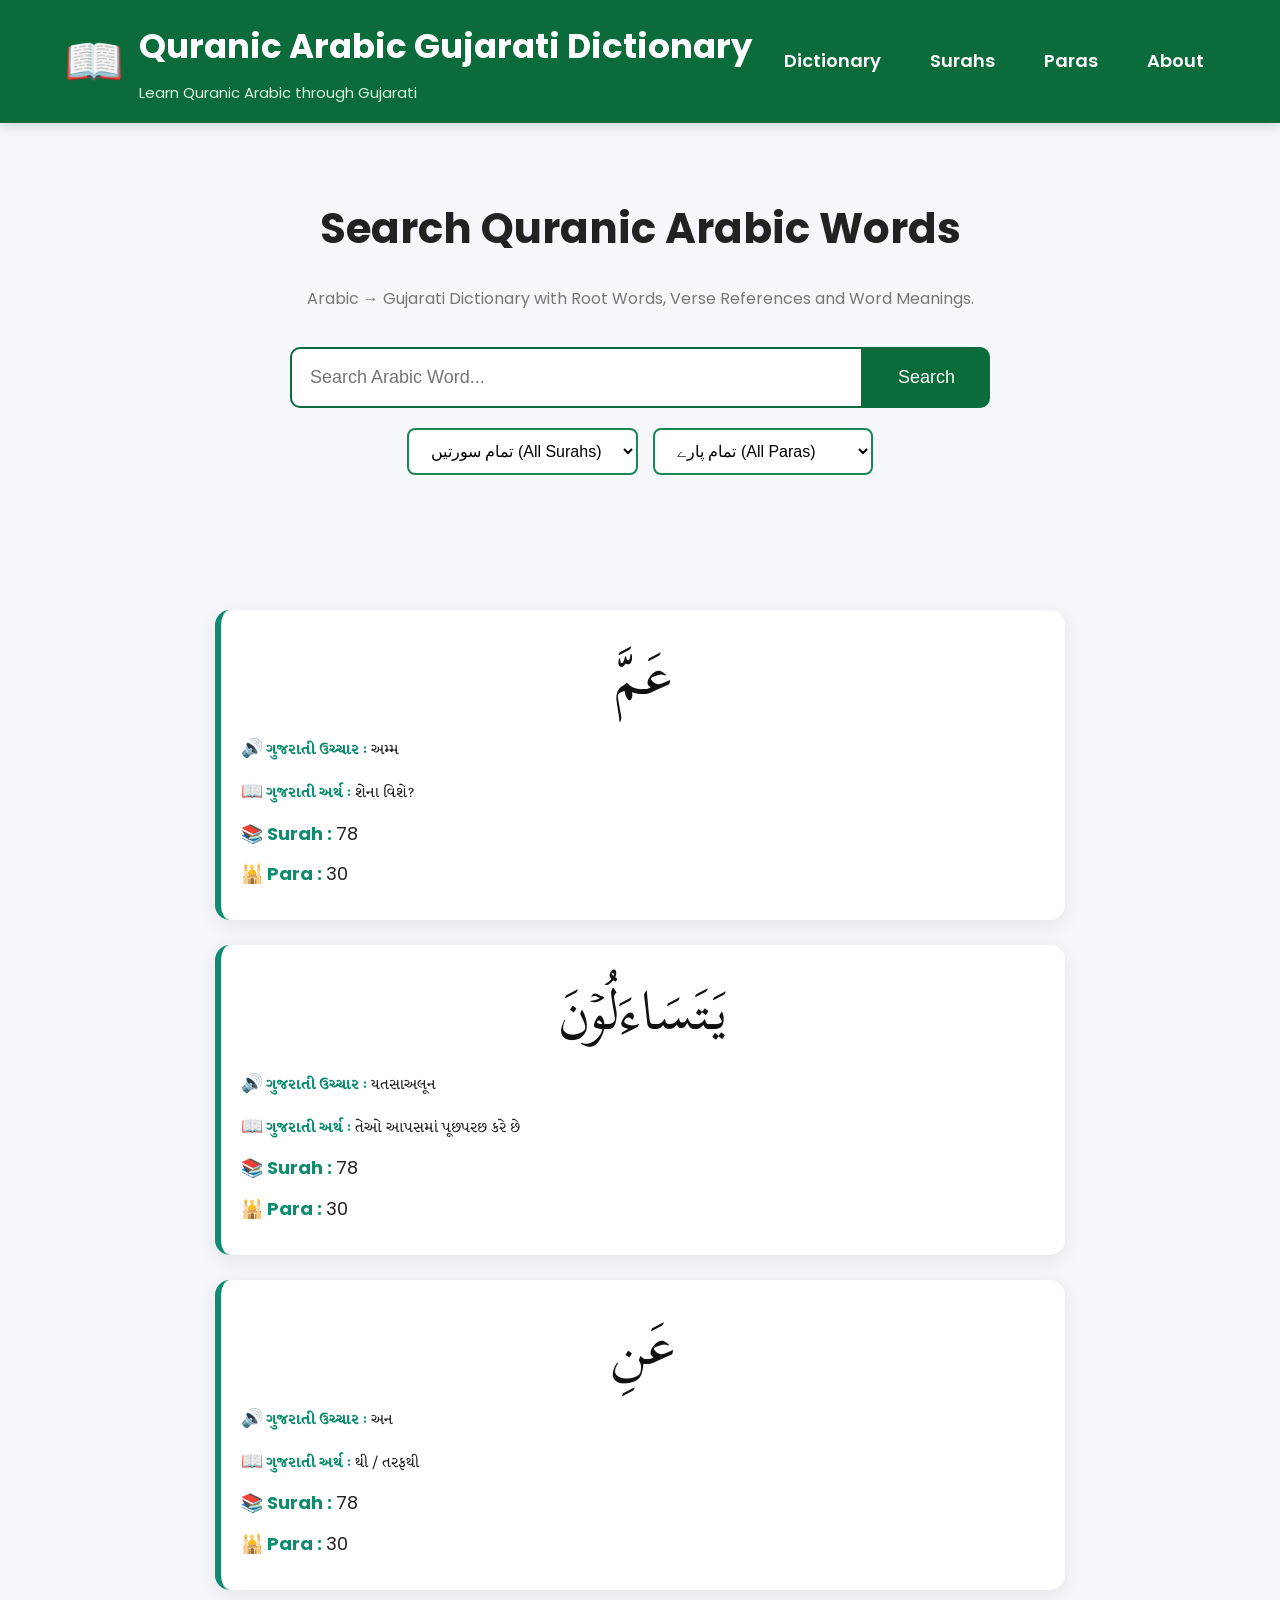
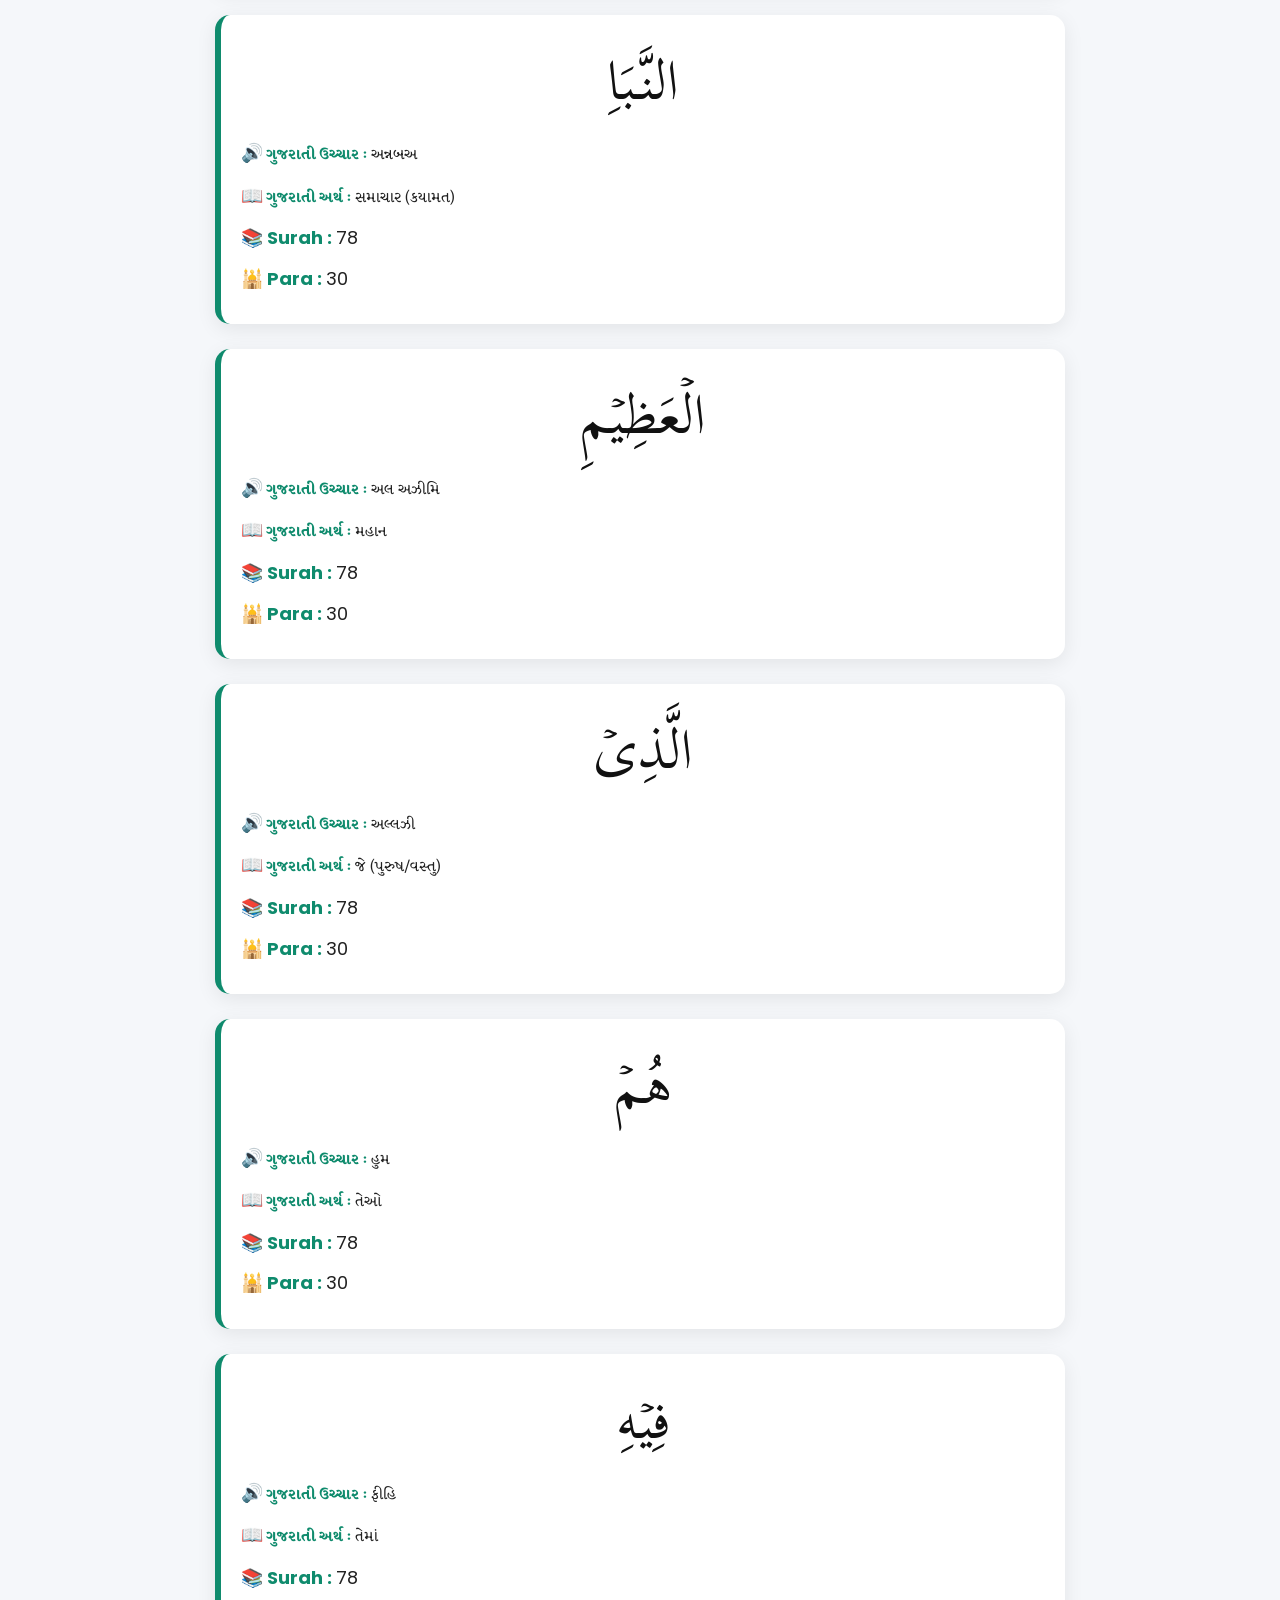
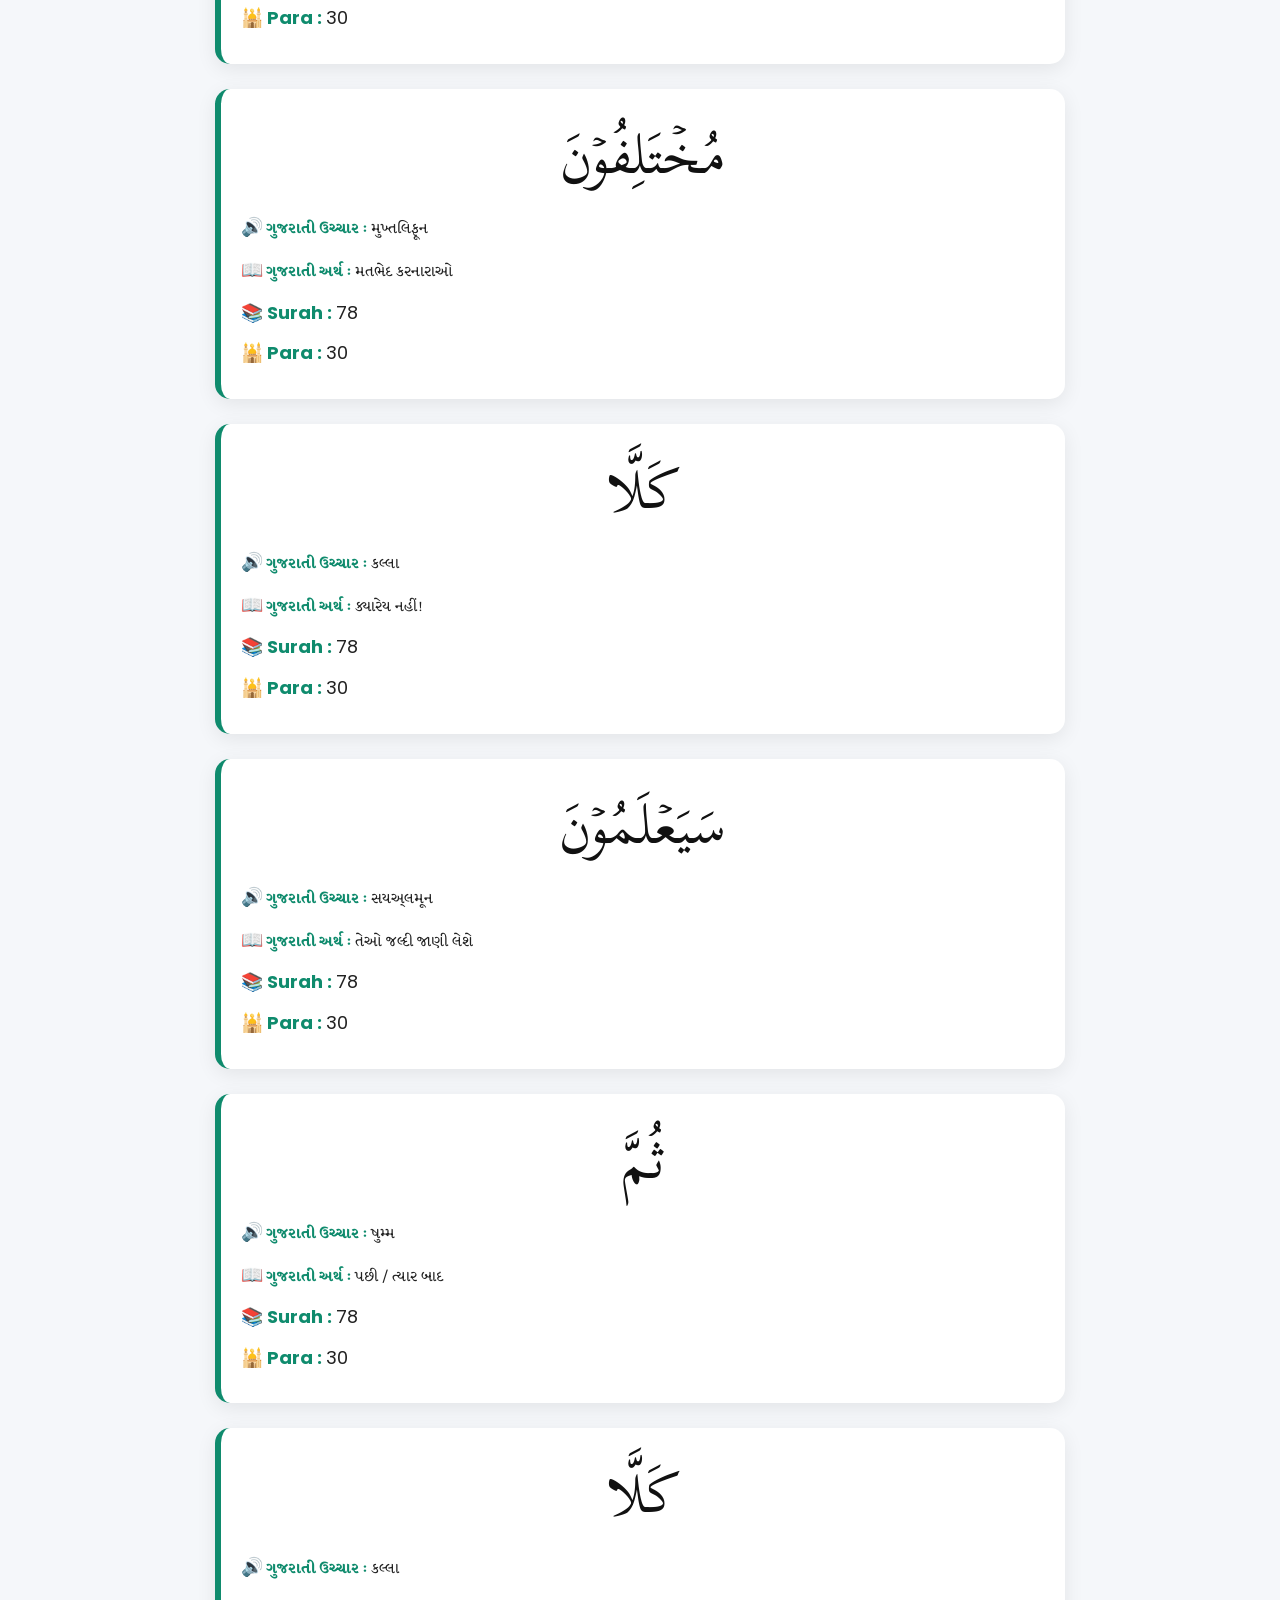
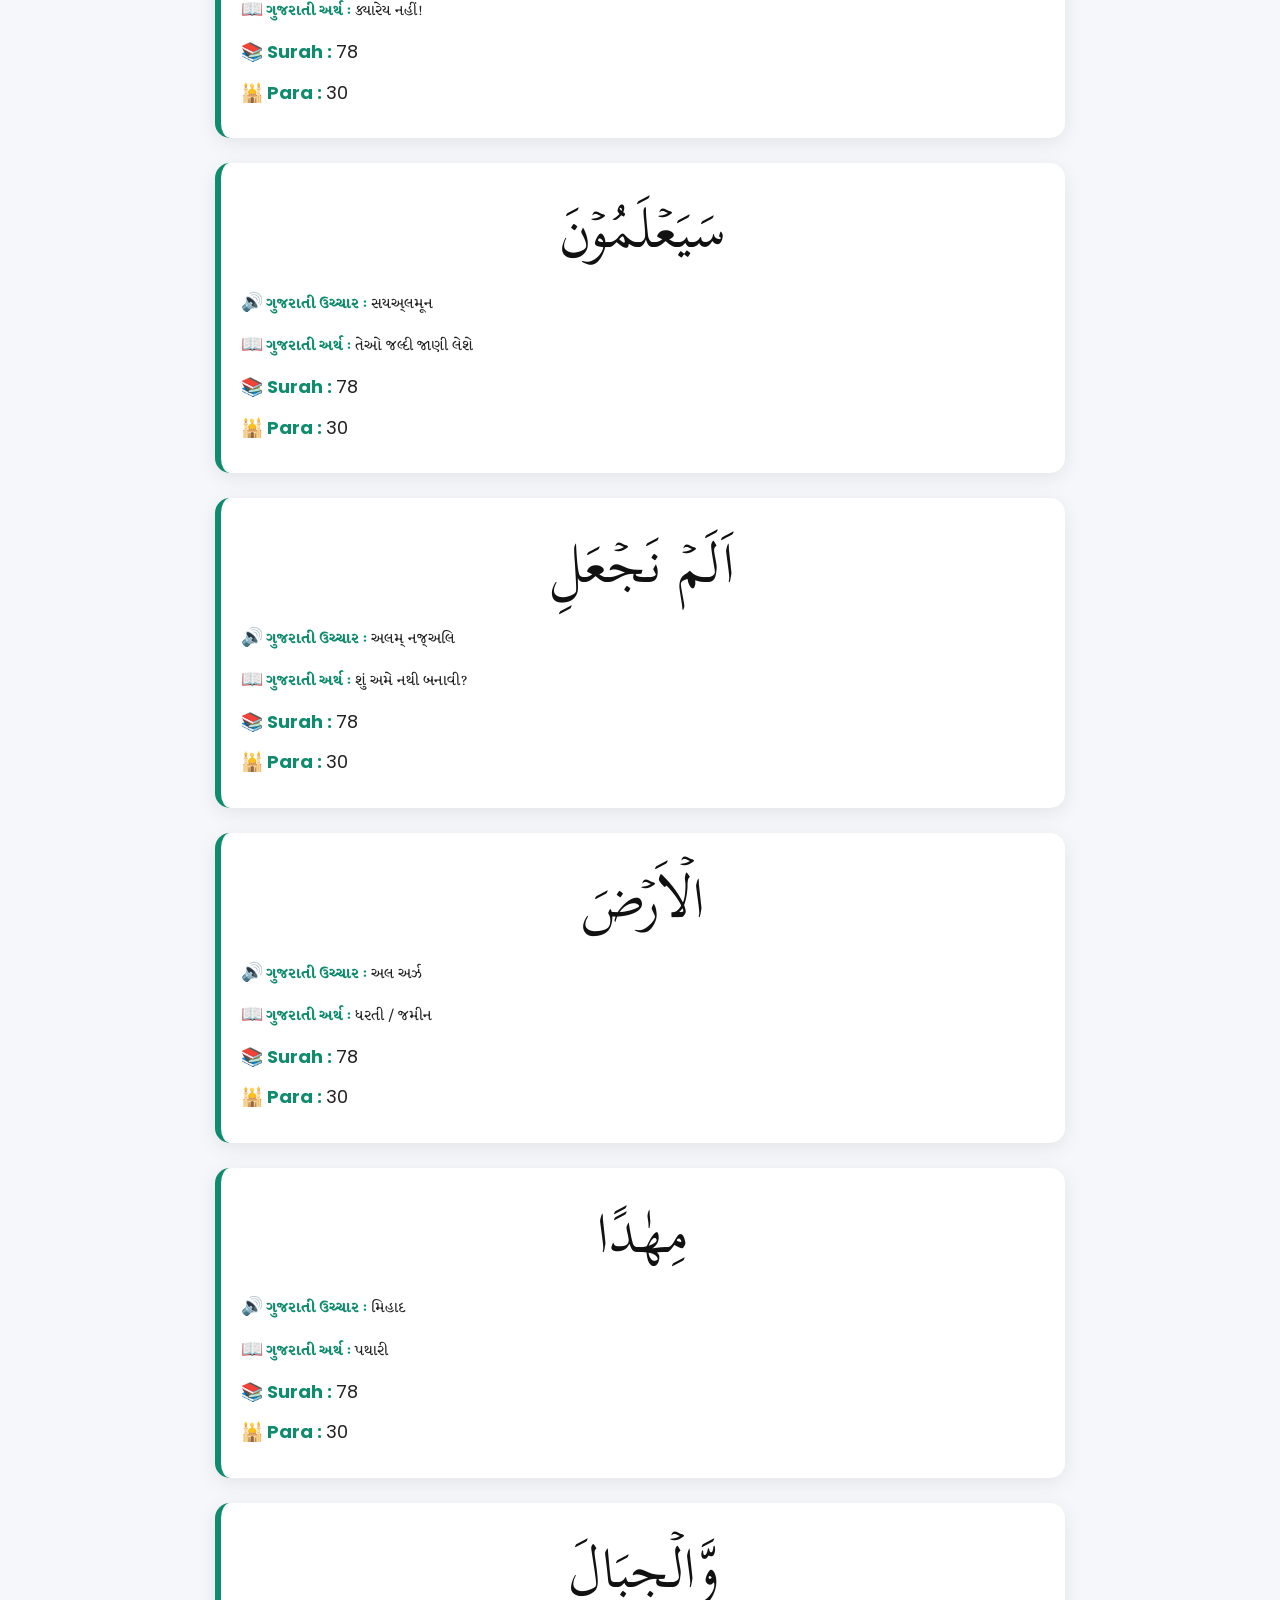
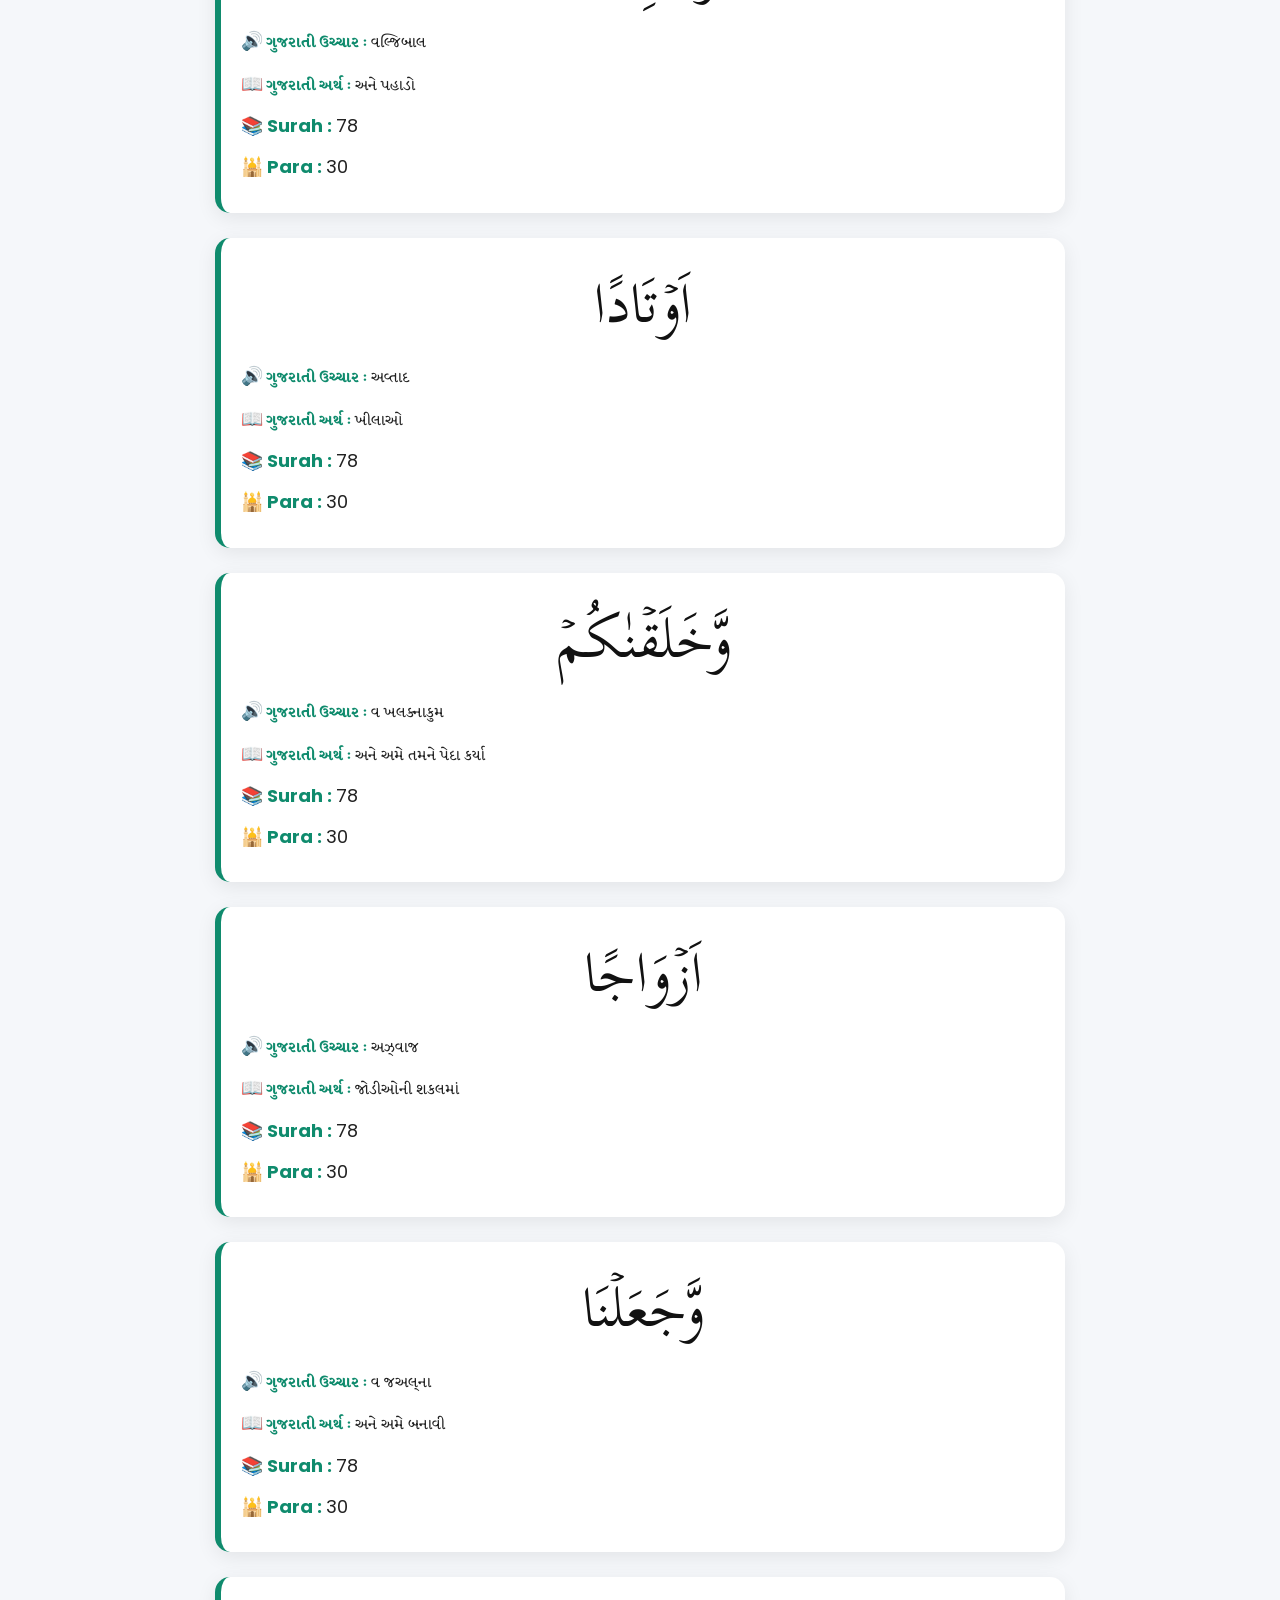
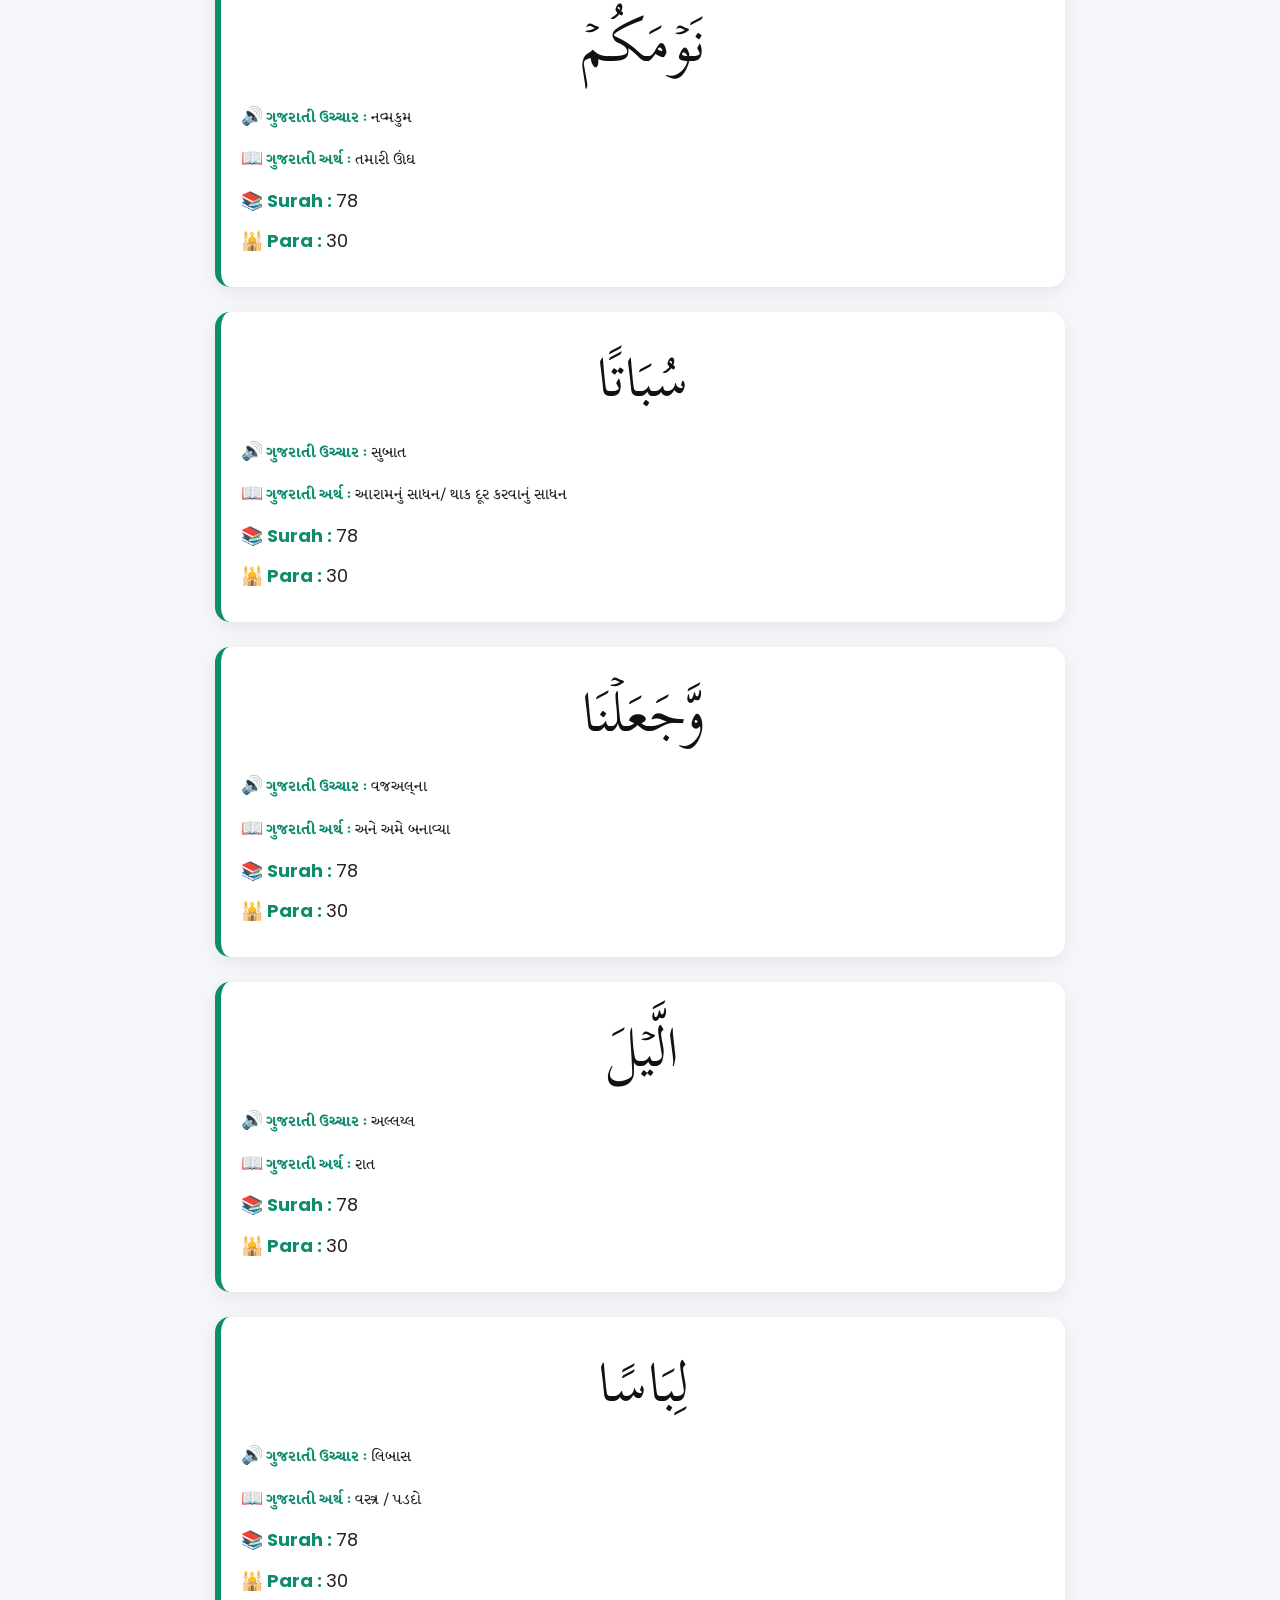
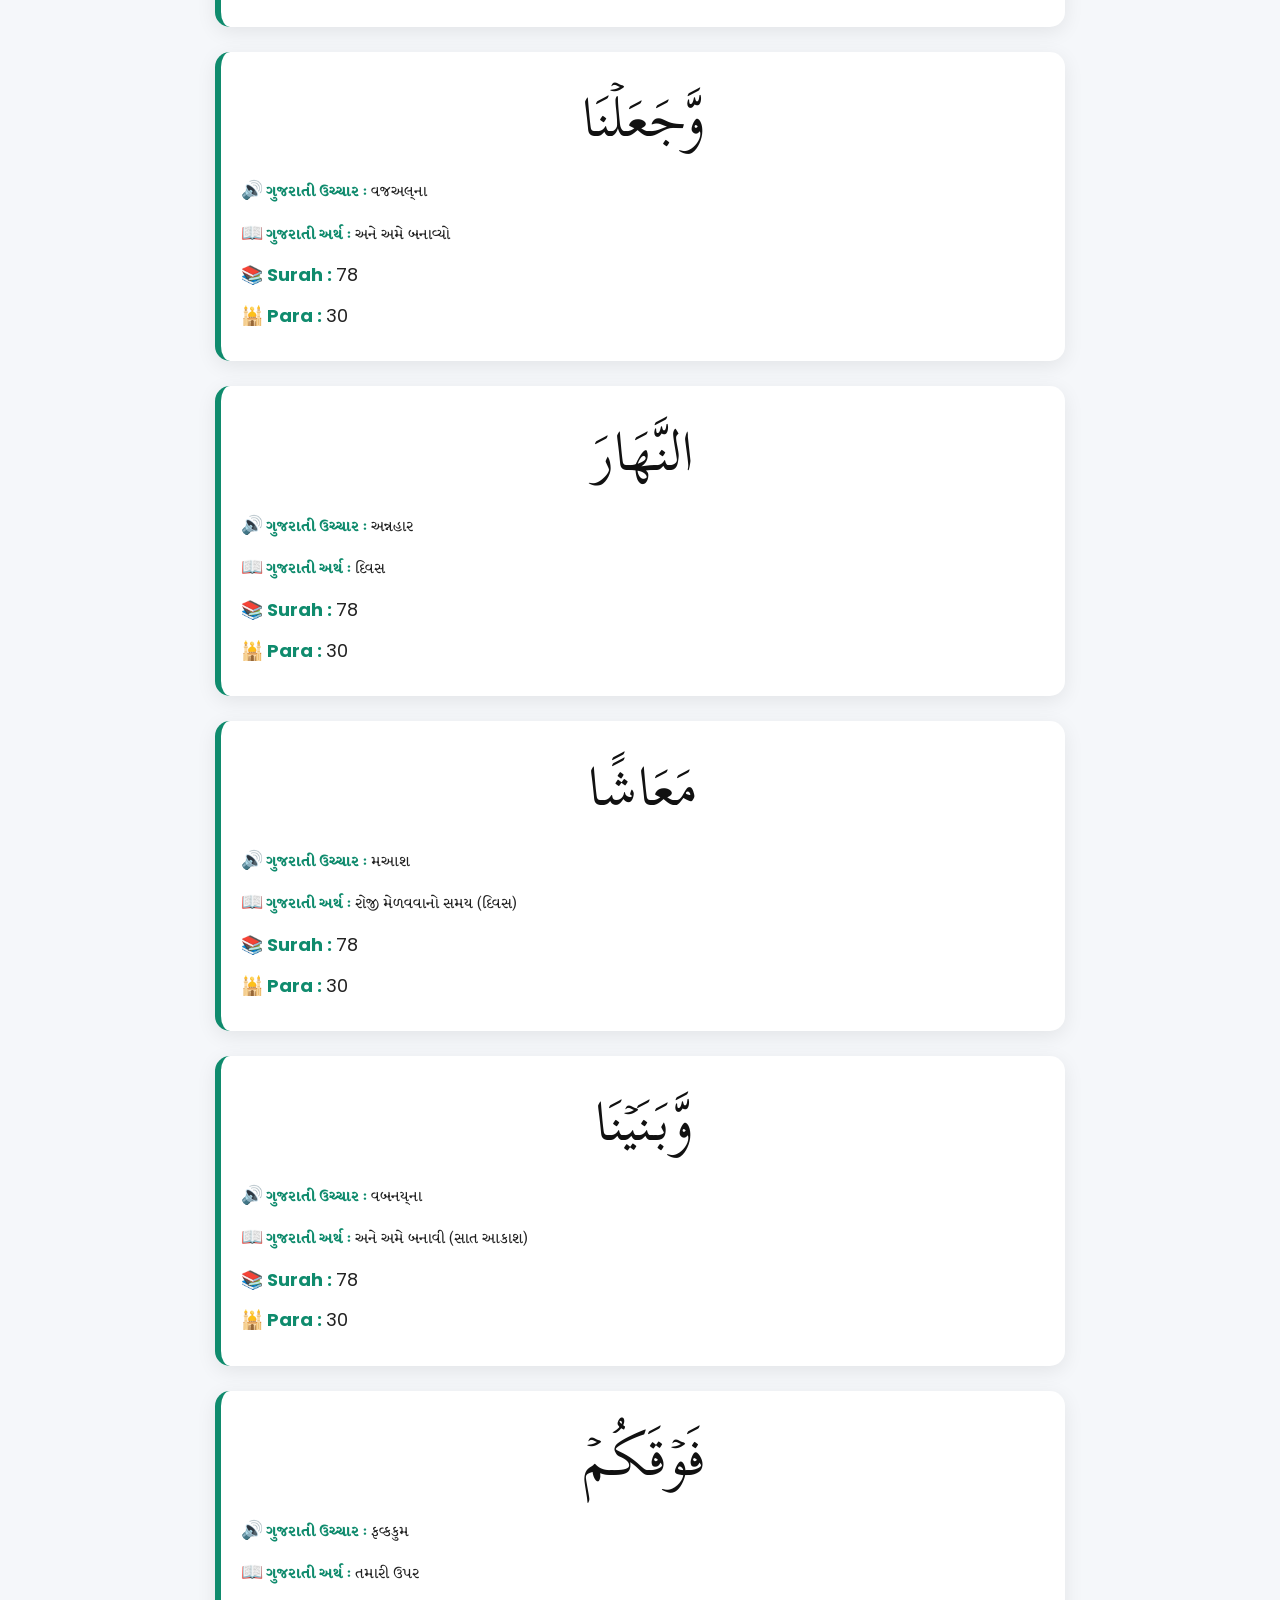
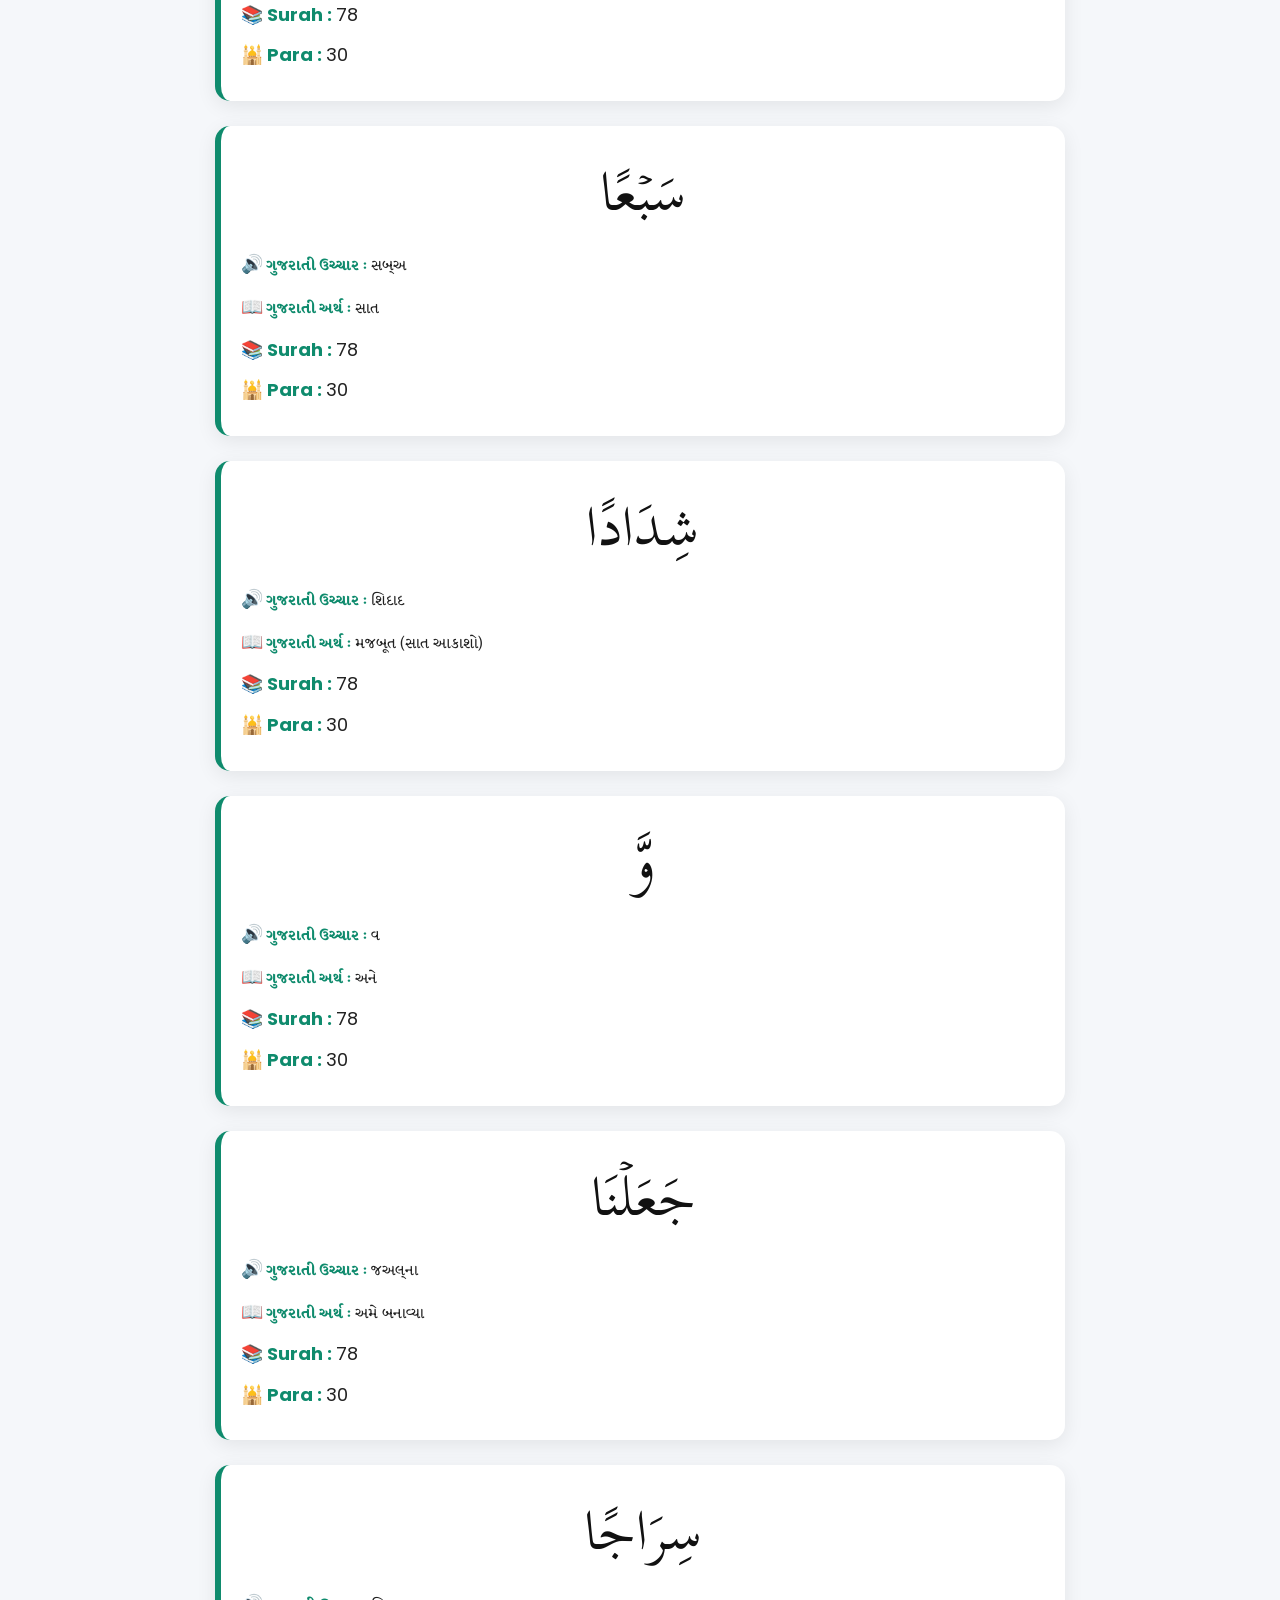
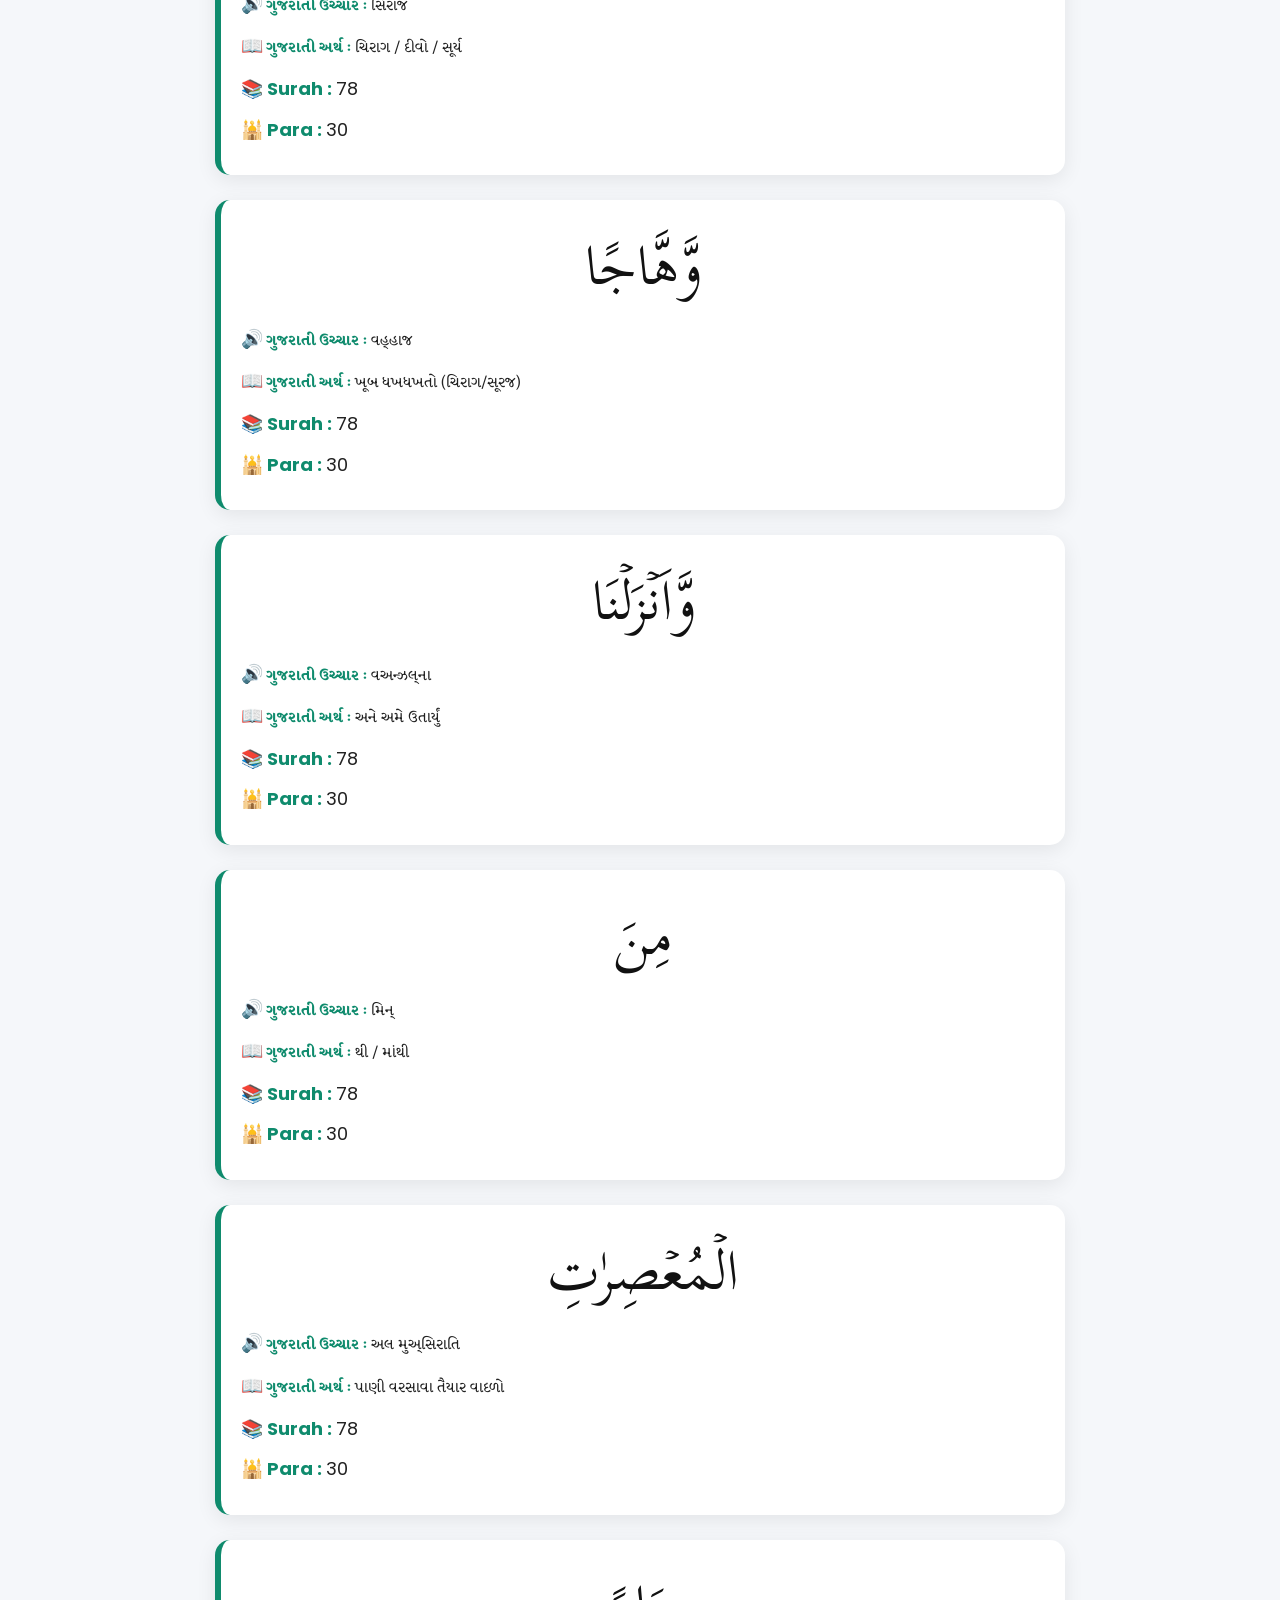
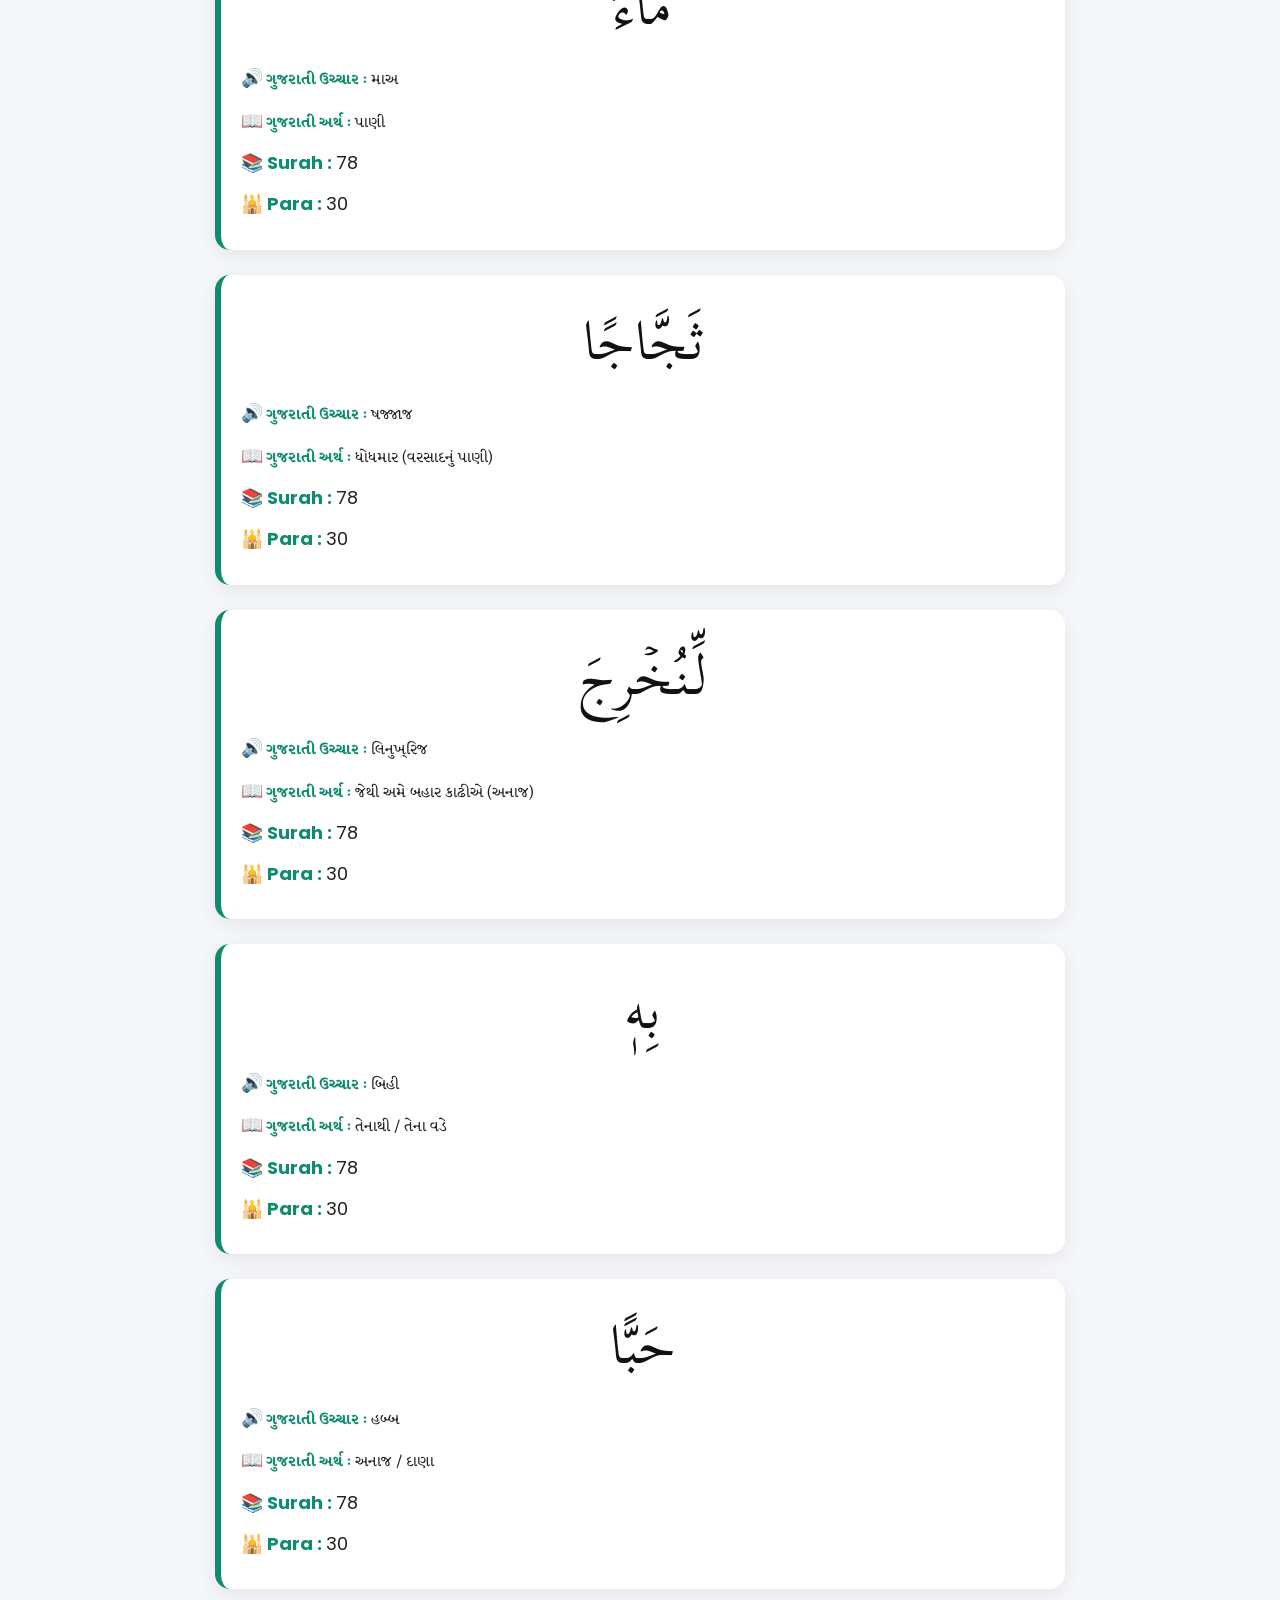
<file: index.html>
<!DOCTYPE html>
<html lang="en">

<head>

    <meta charset="UTF-8">

    <meta name="viewport"
          content="width=device-width, initial-scale=1.0">

    <title>Quranic Arabic–Gujarati Dictionary</title>

    <meta name="description"
          content="Free Quranic Arabic to Gujarati Dictionary">

    <meta name="keywords"
          content="Quran Dictionary, Arabic Gujarati Dictionary, Quran Words">

    <meta name="author"
          content="Muhammad Irfan Master">

    <!-- ===========================
         CSS
    =========================== -->

    <link rel="stylesheet" href="css/style.css">

    <!-- ===========================
         GOOGLE FONTS
    =========================== -->

    <link rel="preconnect"
          href="https://fonts.googleapis.com">

    <link rel="preconnect"
          href="https://fonts.gstatic.com"
          crossorigin>

    <!-- Poppins + Rasa + Scheherazade New -->

    <link href="https://fonts.googleapis.com/css2?family=Poppins:wght@300;400;500;600;700&family=Rasa:wght@400;500;600;700&family=Scheherazade+New:wght@400;700&display=swap"
          rel="stylesheet">

</head>


<body>


<!-- ===========================
     HEADER
=========================== -->

<header class="top-header">

    <div class="container">

        <div class="logo">

            <span class="logo-icon">📖</span>

            <div>

                <h1>
                    Quranic Arabic Gujarati Dictionary
                </h1>

                <p>
                    Learn Quranic Arabic through Gujarati
                </p>

            </div>

        </div>


        <nav>

            <ul>

                <li>
                    <a href="index.html">
                        Dictionary
                    </a>
                </li>

                <li>
                    <a href="surahs.html">
                        Surahs
                    </a>
                </li>

                <li>
                    <a href="paras.html">
                        Paras
                    </a>
                </li>

                <li>
                    <a href="about.html">
                        About
                    </a>
                </li>

            </ul>

        </nav>

    </div>

</header>



<!-- ===========================
     HERO
=========================== -->

<section class="hero">

    <div class="container">

        <h2>
            Search Quranic Arabic Words
        </h2>


        <p>
            Arabic → Gujarati Dictionary with
            Root Words, Verse References
            and Word Meanings.
        </p>



        <!-- ===========================
             SEARCH
        =========================== -->

        <div class="search-box">

            <input
                type="text"
                id="searchInput"
                placeholder="Search Arabic Word...">

            <button id="searchBtn">
                Search
            </button>

        </div>


        <!-- AUTOCOMPLETE -->

        <div id="suggestions"
             class="suggestions">
        </div>



        <!-- ===========================
             FILTER BAR
        =========================== -->

        <div class="filter-bar">

            <select id="surahFilter">

                <option value="">
                    تمام سورتیں (All Surahs)
                </option>

            </select>


            <select id="paraFilter">

                <option value="">
                    تمام پارے (All Paras)
                </option>

            </select>

        </div>

    </div>

</section>



<!-- ===========================
     SEARCH RESULTS
=========================== -->

<section class="search-results">

    <div class="container">

        <div id="results">

            <!-- Search Results یہاں آئیں گے -->

        </div>

    </div>

</section>



<!-- ===========================
     STATISTICS
=========================== -->

<section class="statistics">

    <div class="container">


        <div class="card">

            <h3>
                Words
            </h3>

            <p id="wordCount">
                0
            </p>

        </div>



        <div class="card">

            <h3>
                Roots
            </h3>

            <p>
                0
            </p>

        </div>



        <div class="card">

            <h3>
                Surahs
            </h3>

            <p>
                114
            </p>

        </div>



        <div class="card">

            <h3>
                Paras
            </h3>

            <p>
                30
            </p>

        </div>

    </div>

</section>



<!-- ===========================
     POPULAR WORDS
=========================== -->

<section class="popular">

    <div class="container">

        <h2>
            Popular Quran Words
        </h2>


        <div class="word-list">

            <span class="word">
                الله
            </span>

            <span class="word">
                الرحمن
            </span>

            <span class="word">
                الرحيم
            </span>

            <span class="word">
                كتاب
            </span>

            <span class="word">
                إيمان
            </span>

            <span class="word">
                نور
            </span>

            <span class="word">
                جنة
            </span>

            <span class="word">
                نار
            </span>

        </div>

    </div>

</section>



<!-- ===========================
     FEATURES
=========================== -->

<section class="features">

    <div class="container">

        <h2>
            Features
        </h2>


        <div class="feature-grid">


            <div class="feature-box">

                <h3>
                    🔍 Fast Search
                </h3>

                <p>
                    Instant Arabic word search.
                </p>

            </div>



            <div class="feature-box">

                <h3>
                    📖 Gujarati Meaning
                </h3>

                <p>
                    Simple and accurate meanings.
                </p>

            </div>



            <div class="feature-box">

                <h3>
                    🌱 Root Explorer
                </h3>

                <p>
                    Find words by Arabic roots.
                </p>

            </div>



            <div class="feature-box">

                <h3>
                    📱 Mobile Friendly
                </h3>

                <p>
                    Works beautifully on all devices.
                </p>

            </div>


        </div>

    </div>

</section>



<!-- ===========================
     FOOTER
=========================== -->

<footer>

    <div class="container">

        <p>
            © 2026 Quranic Arabic–Gujarati Dictionary
        </p>

    </div>

</footer>



<!-- ===========================
     JAVASCRIPT
=========================== -->

<script src="js/app.js"></script>

<script src="js/search.js"></script>


</body>

</html>
</file>
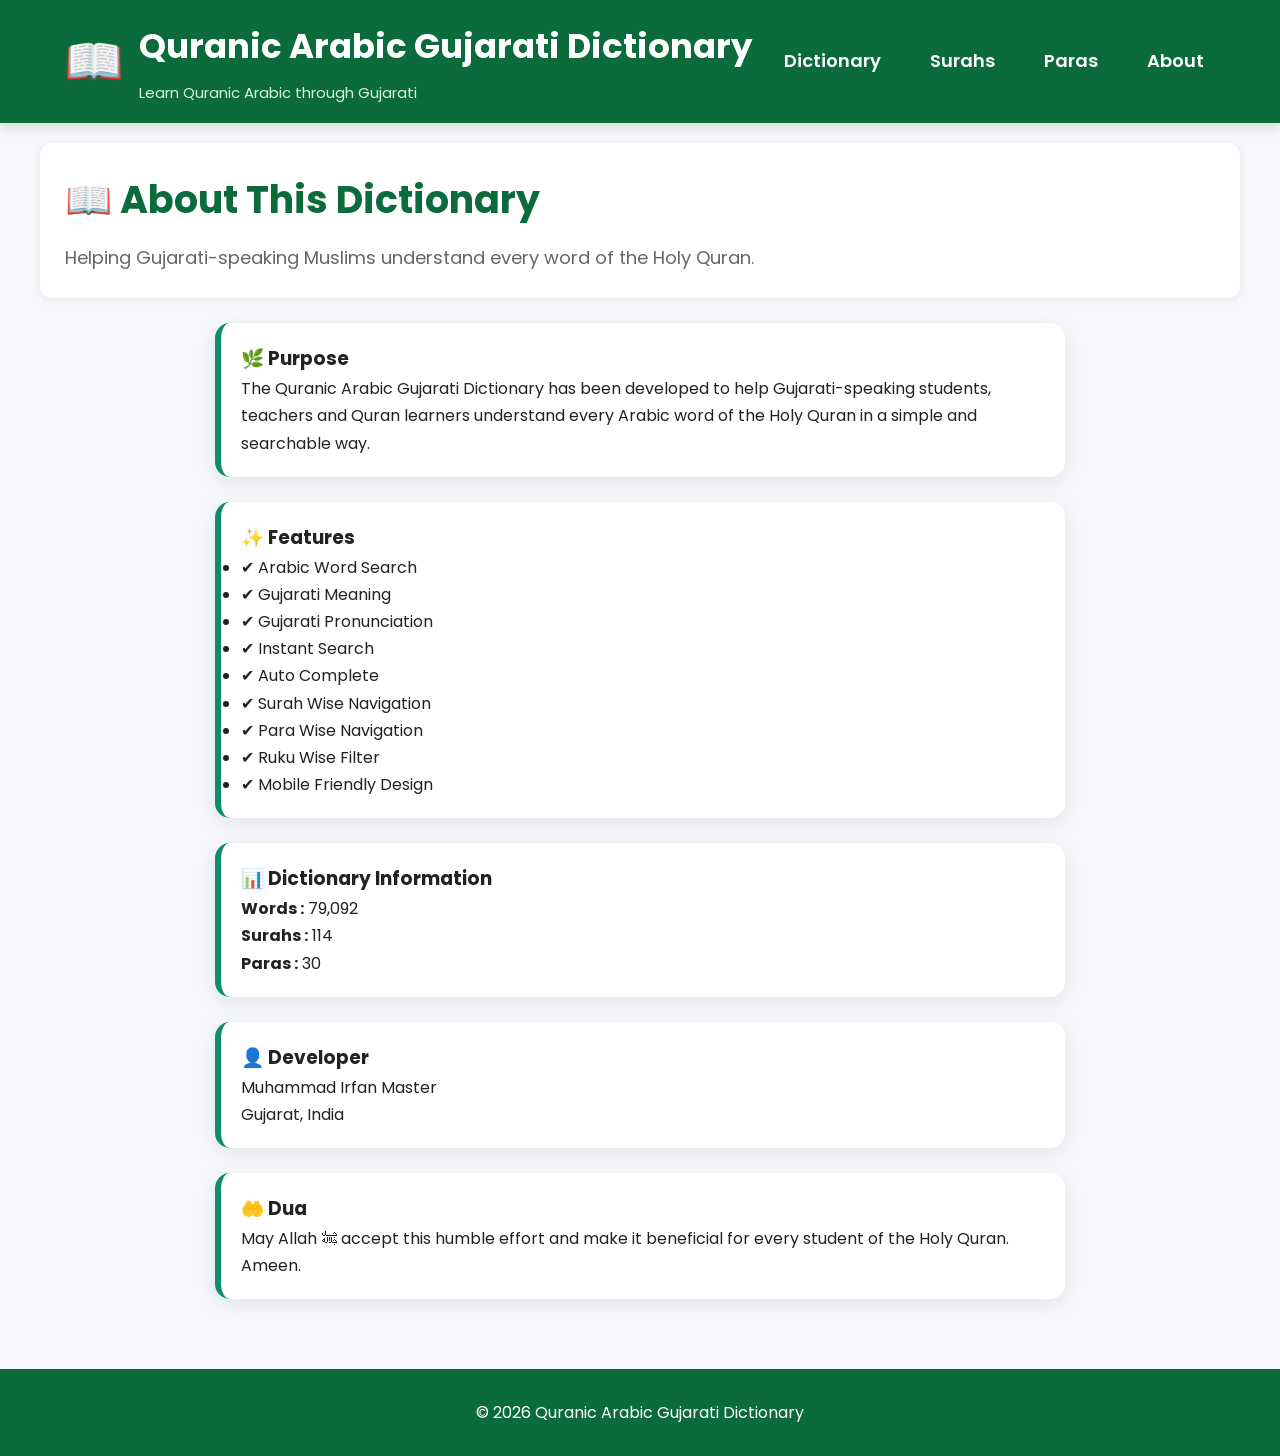
<file: about.html>
<!DOCTYPE html>
<html lang="en">

<head>

<meta charset="UTF-8">

<meta name="viewport" content="width=device-width, initial-scale=1.0">

<title>About | Quranic Arabic Gujarati Dictionary</title>

<link rel="stylesheet" href="css/style.css">

</head>

<body>

<header class="top-header">

<div class="container">

<div class="logo">

<span class="logo-icon">📖</span>

<div>

<h1>Quranic Arabic Gujarati Dictionary</h1>

<p>Learn Quranic Arabic through Gujarati</p>

</div>

</div>

<nav>

<ul>

<li><a href="index.html">Dictionary</a></li>

<li><a href="surahs.html">Surahs</a></li>

<li><a href="paras.html">Paras</a></li>

<li><a href="about.html" class="active">About</a></li>

</ul>

</nav>

</div>

</header>

<section class="page-title">

<h2>📖 About This Dictionary</h2>

<p>

Helping Gujarati-speaking Muslims understand every word of the Holy Quran.

</p>

</section>

<section class="container">

<div class="result-card">

<h3>🌿 Purpose</h3>

<p>

The Quranic Arabic Gujarati Dictionary has been developed to help Gujarati-speaking students, teachers and Quran learners understand every Arabic word of the Holy Quran in a simple and searchable way.

</p>

</div>

<div class="result-card">

<h3>✨ Features</h3>

<ul>

<li>✔ Arabic Word Search</li>

<li>✔ Gujarati Meaning</li>

<li>✔ Gujarati Pronunciation</li>

<li>✔ Instant Search</li>

<li>✔ Auto Complete</li>

<li>✔ Surah Wise Navigation</li>

<li>✔ Para Wise Navigation</li>

<li>✔ Ruku Wise Filter</li>

<li>✔ Mobile Friendly Design</li>

</ul>

</div>

<div class="result-card">

<h3>📊 Dictionary Information</h3>

<p>

<b>Words :</b> 79,092

</p>

<p>

<b>Surahs :</b> 114

</p>

<p>

<b>Paras :</b> 30

</p>

</div>

<div class="result-card">

<h3>👤 Developer</h3>

<p>

Muhammad Irfan Master

</p>

<p>

Gujarat, India

</p>

</div>

<div class="result-card">

<h3>🤲 Dua</h3>

<p>

May Allah ﷻ accept this humble effort and make it beneficial for every student of the Holy Quran.

Ameen.

</p>

</div>

</section>

<footer>

© 2026 Quranic Arabic Gujarati Dictionary

</footer>

</body>

</html>
</file>
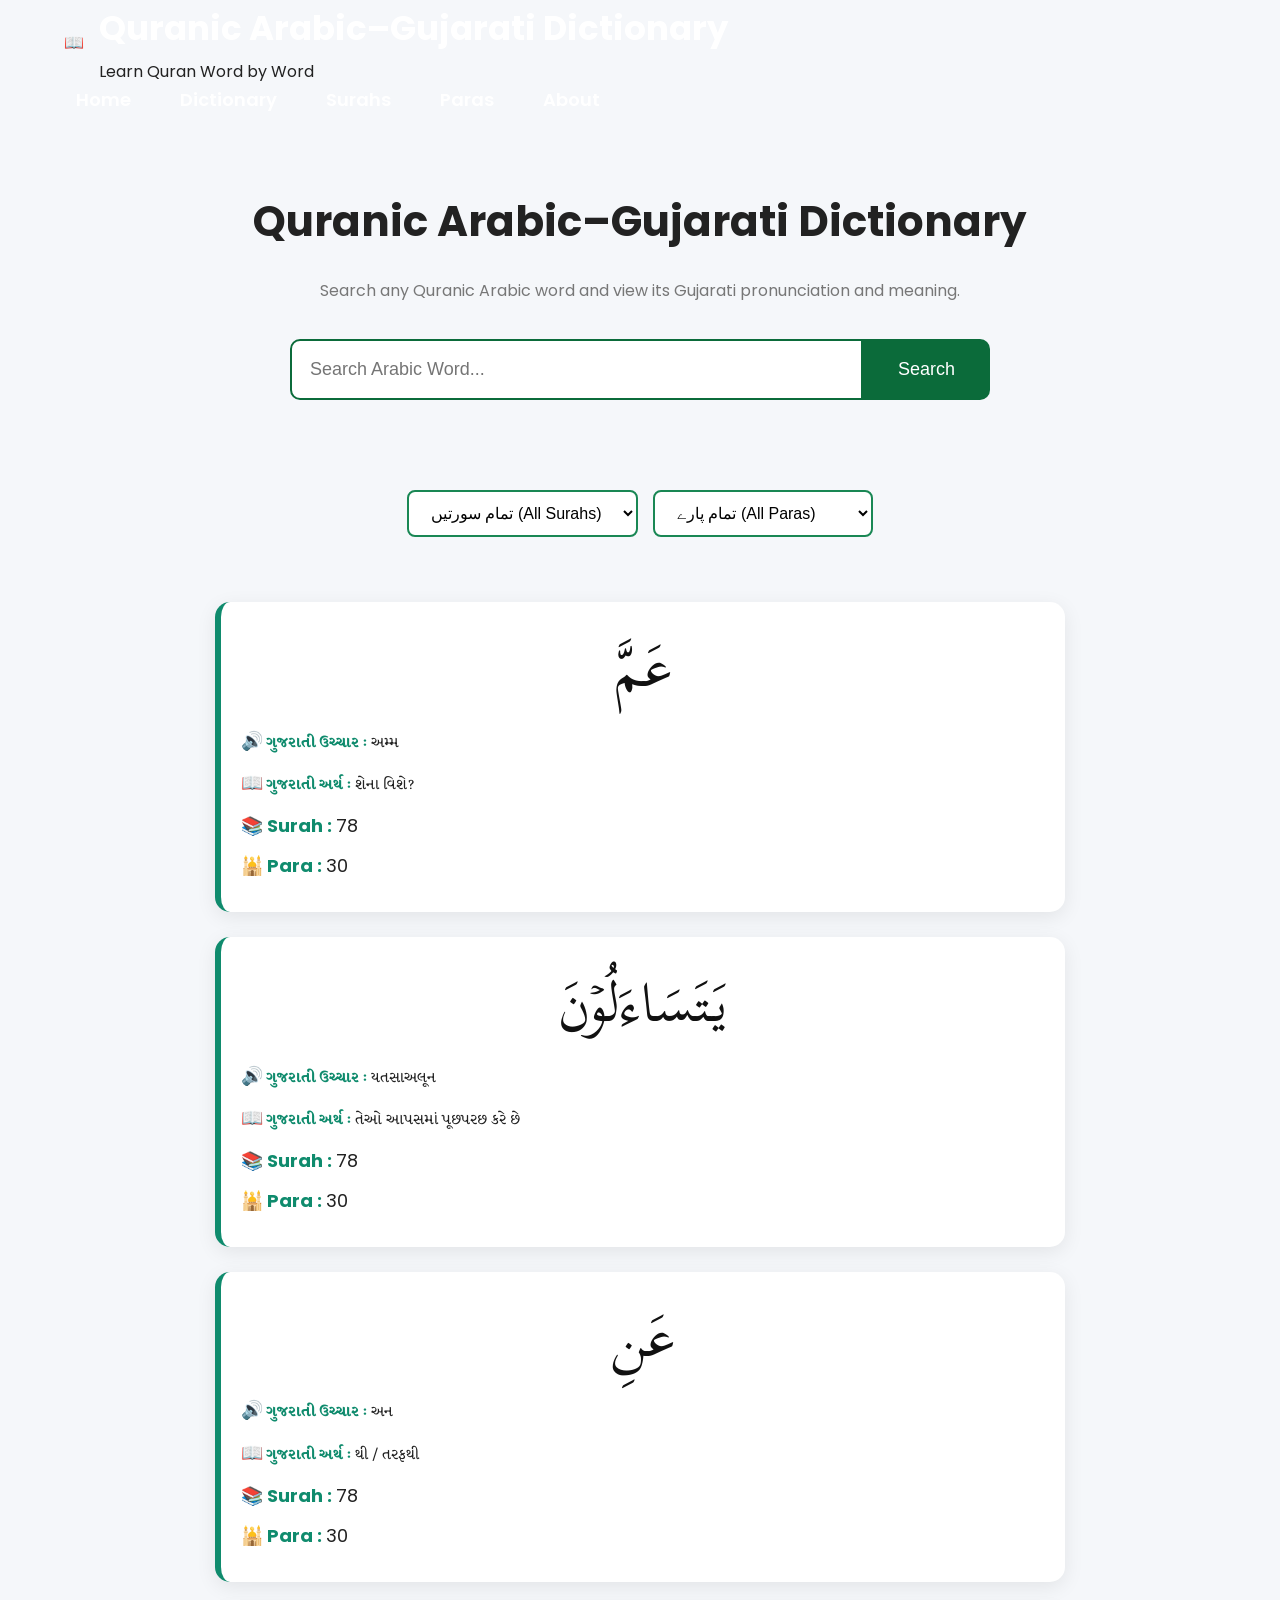
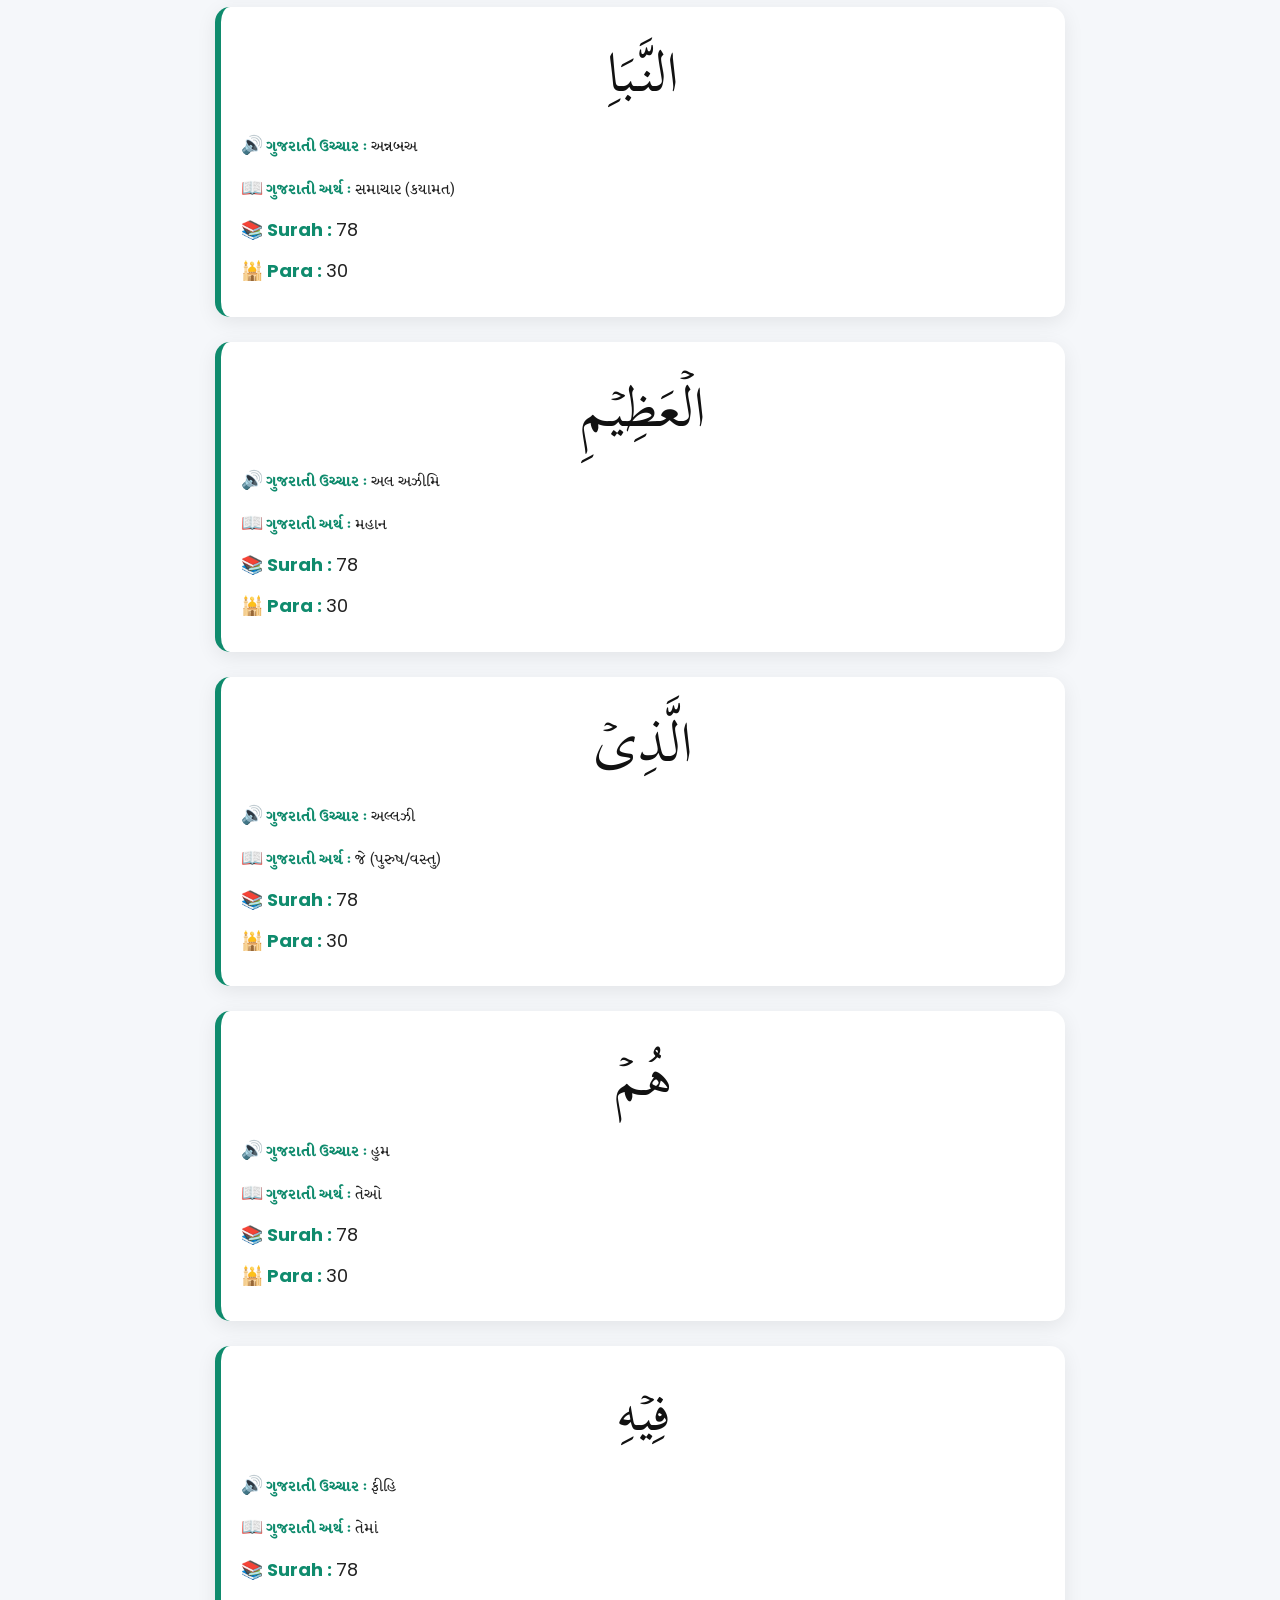
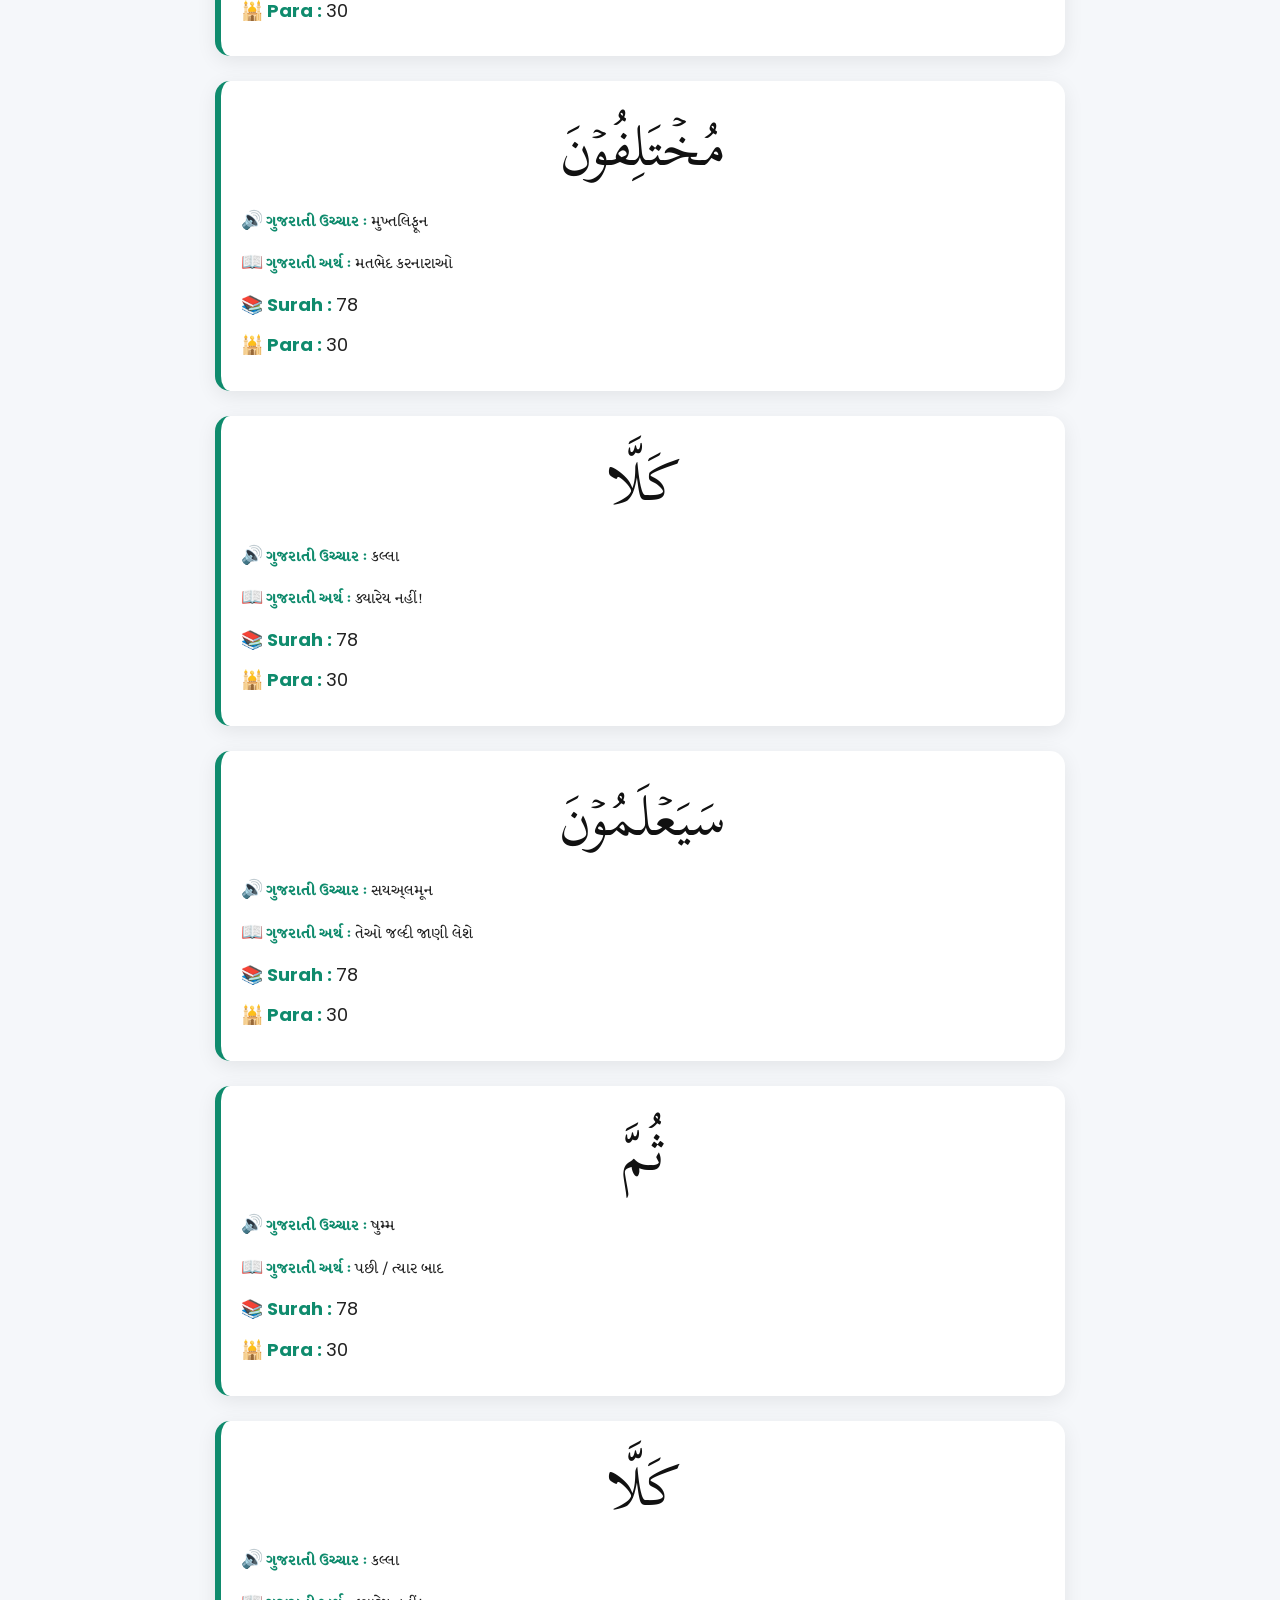
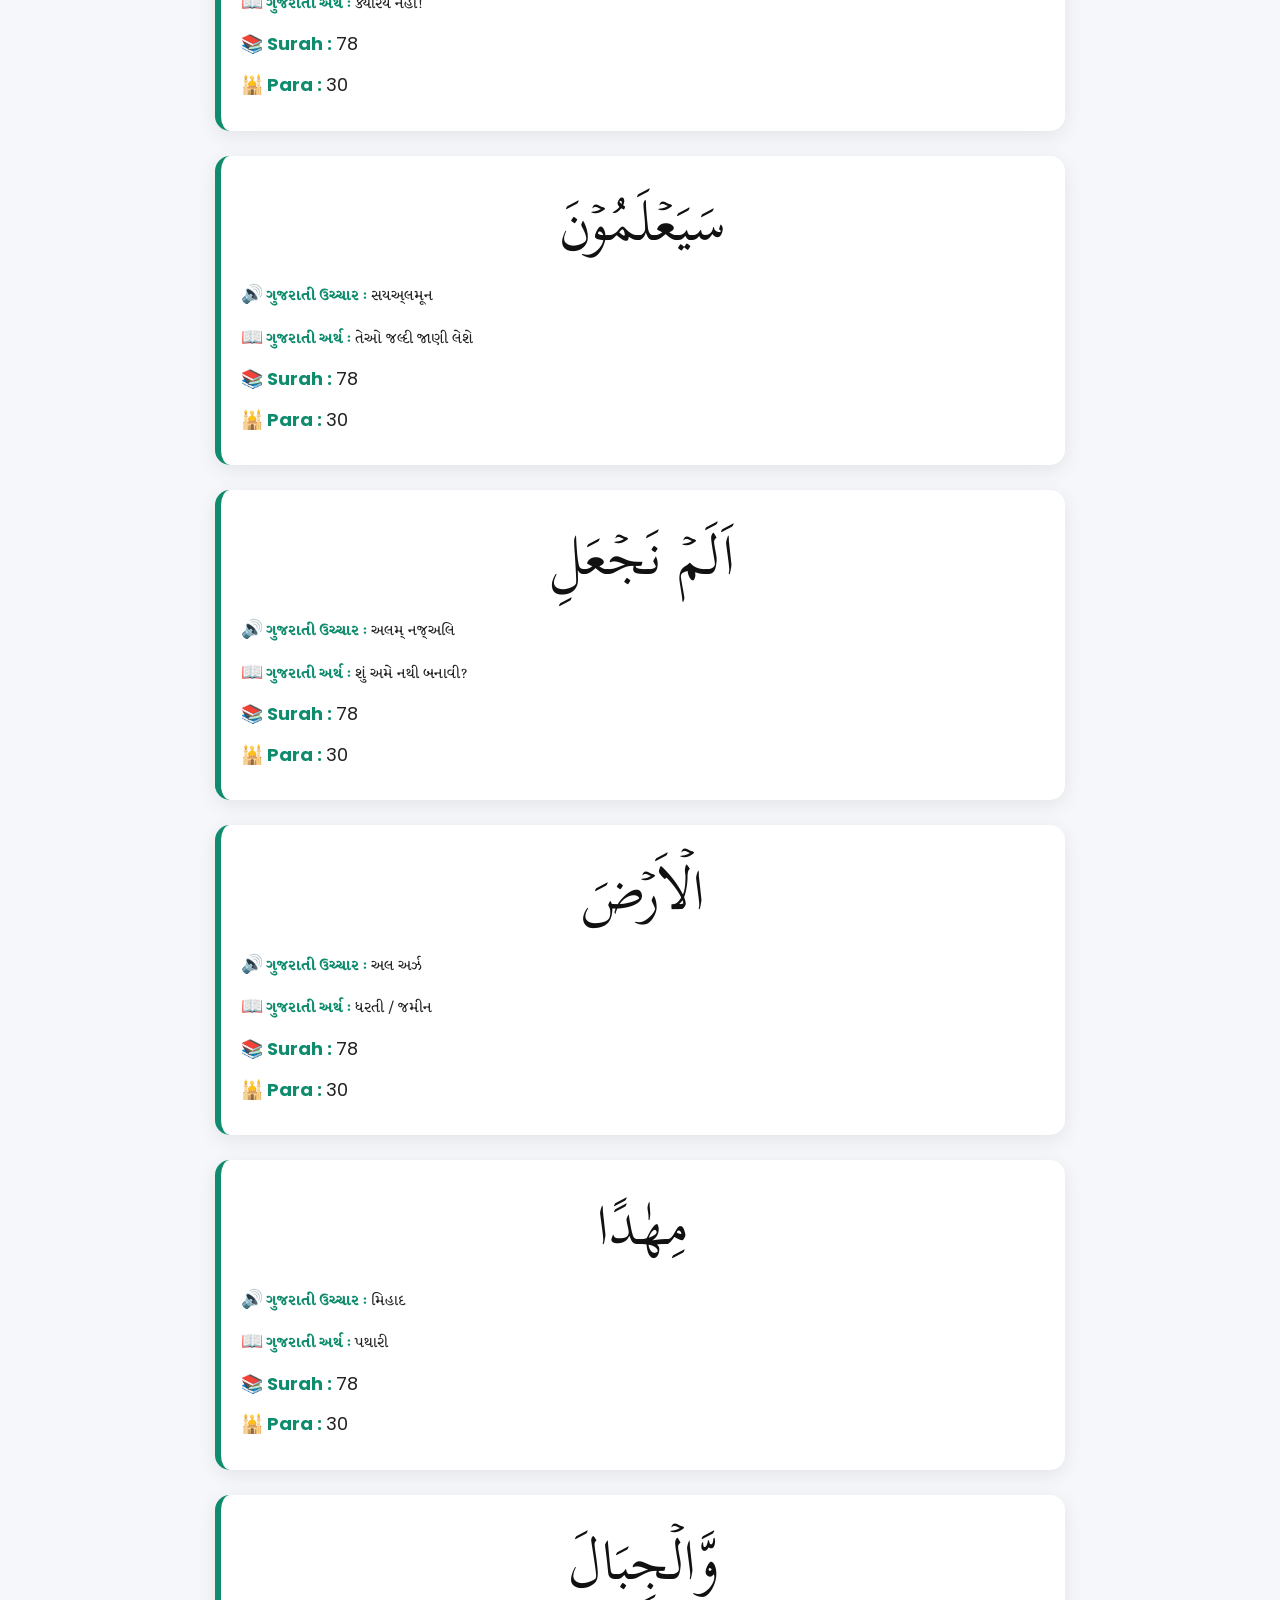
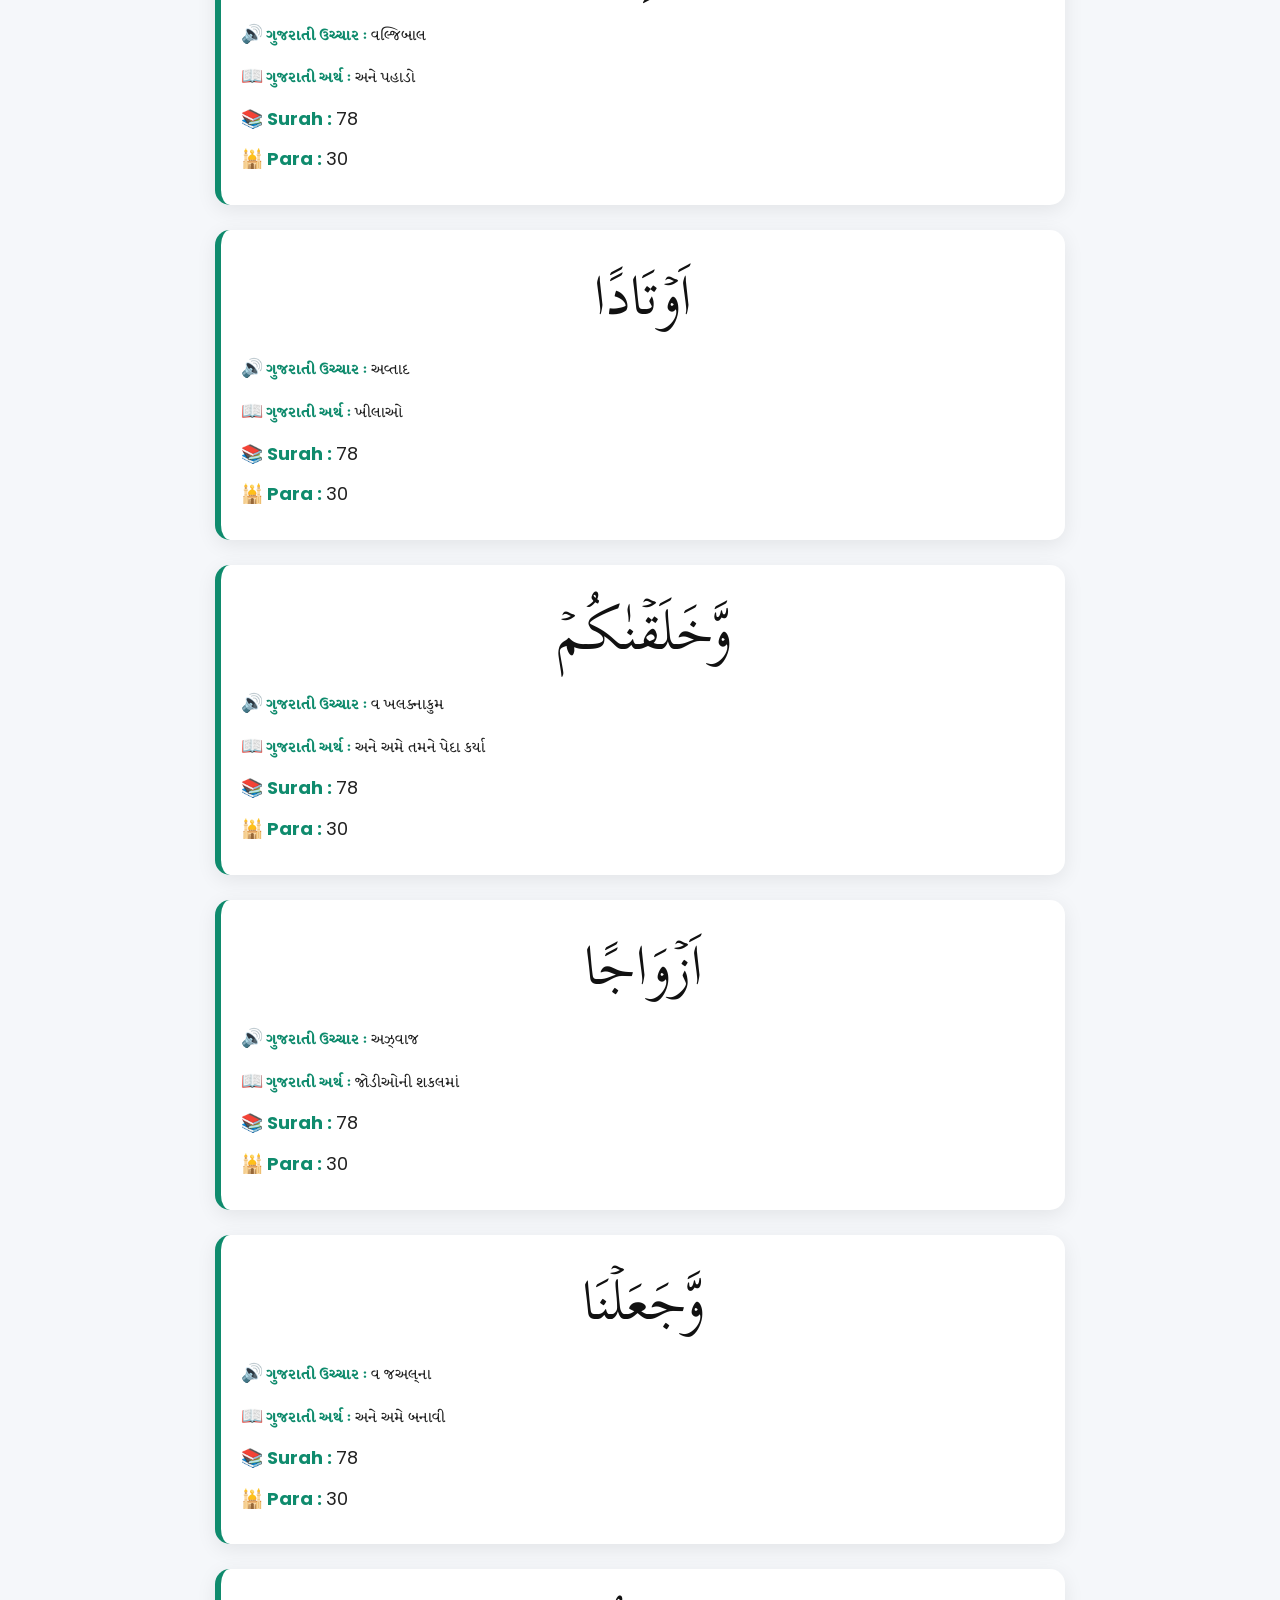
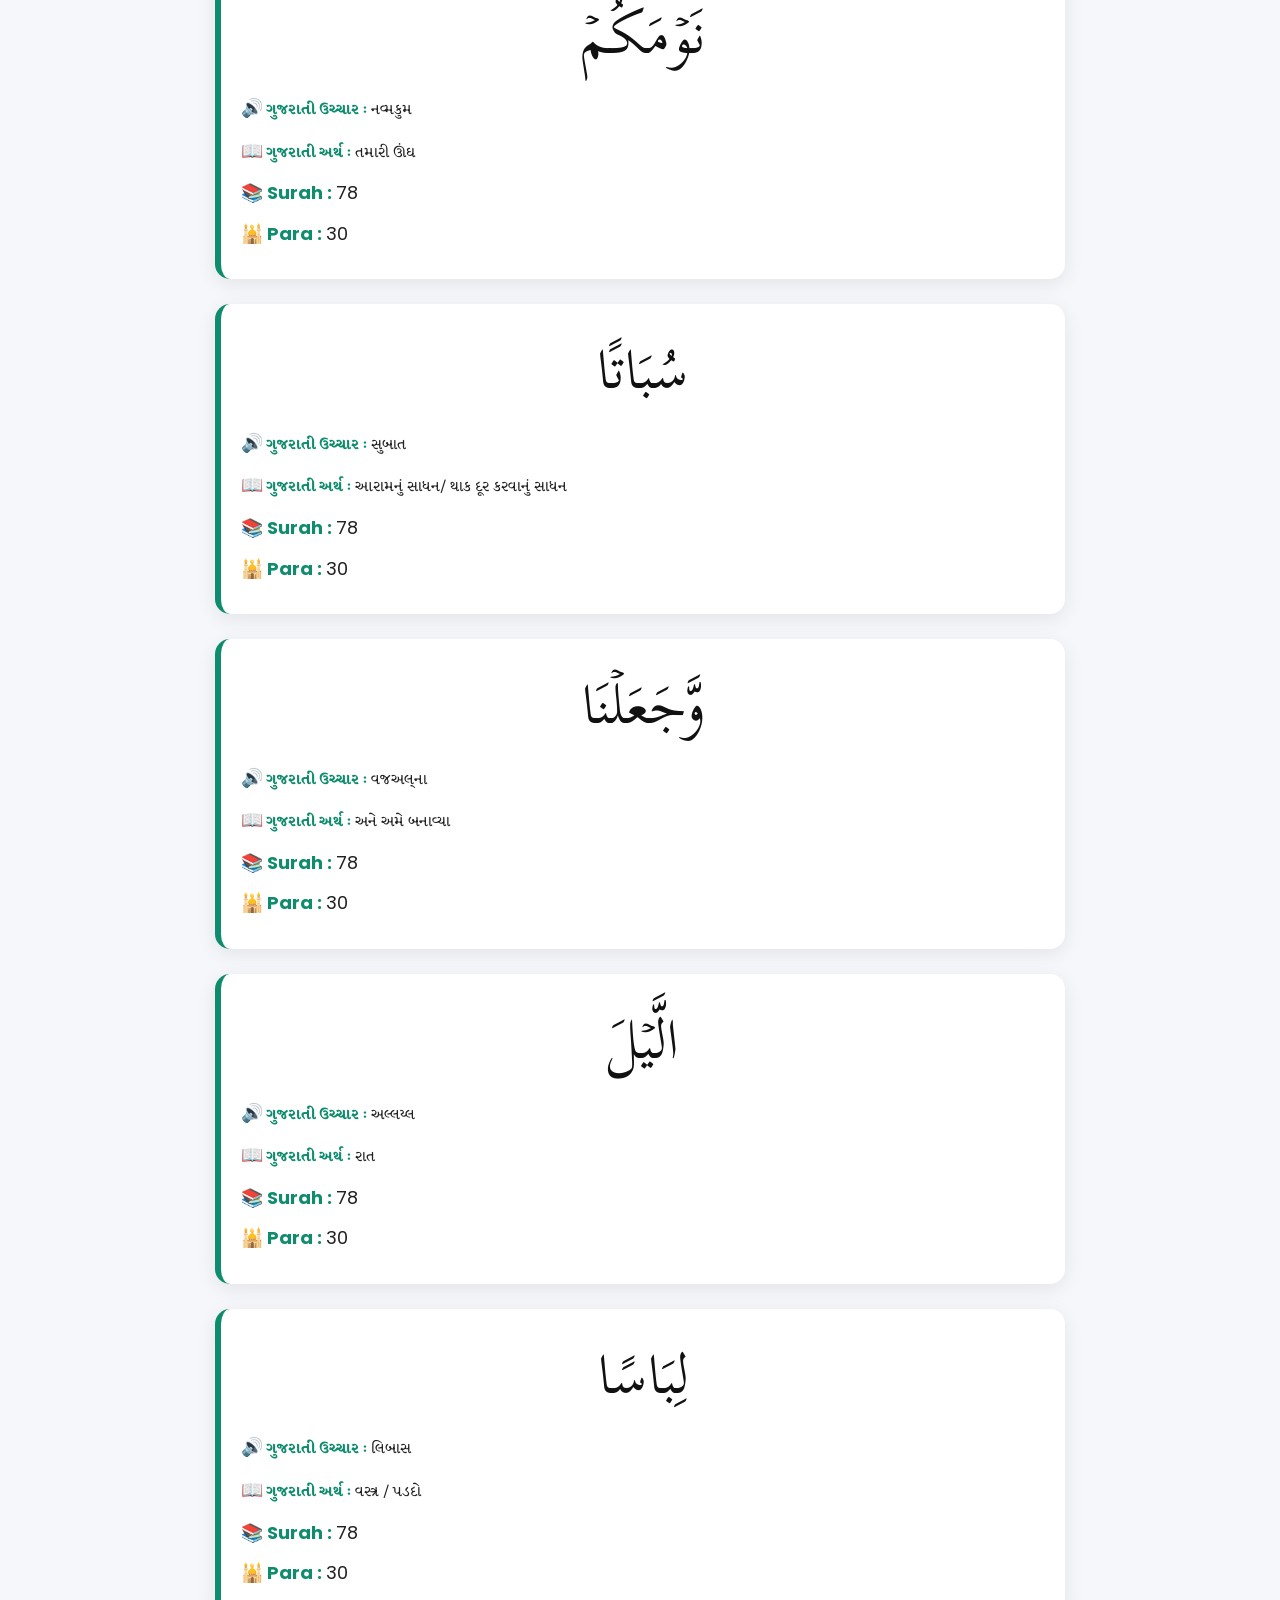
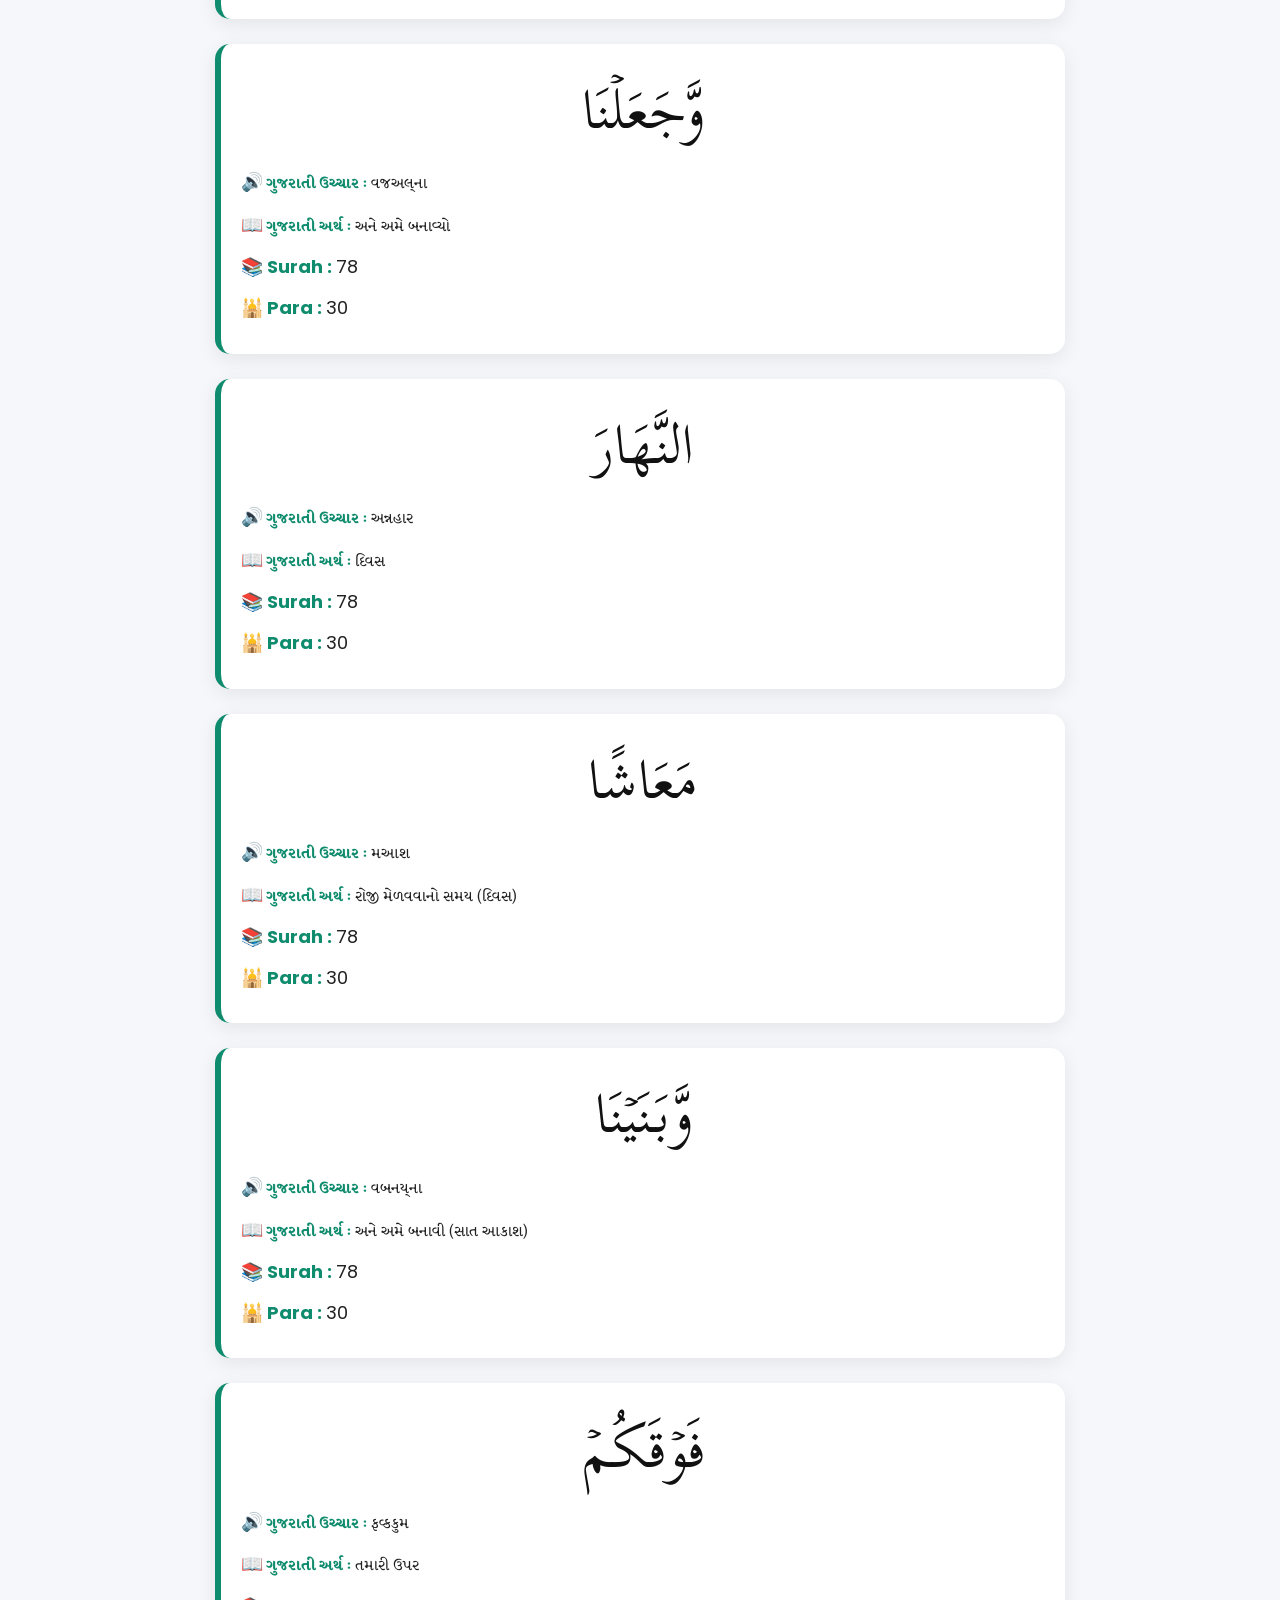
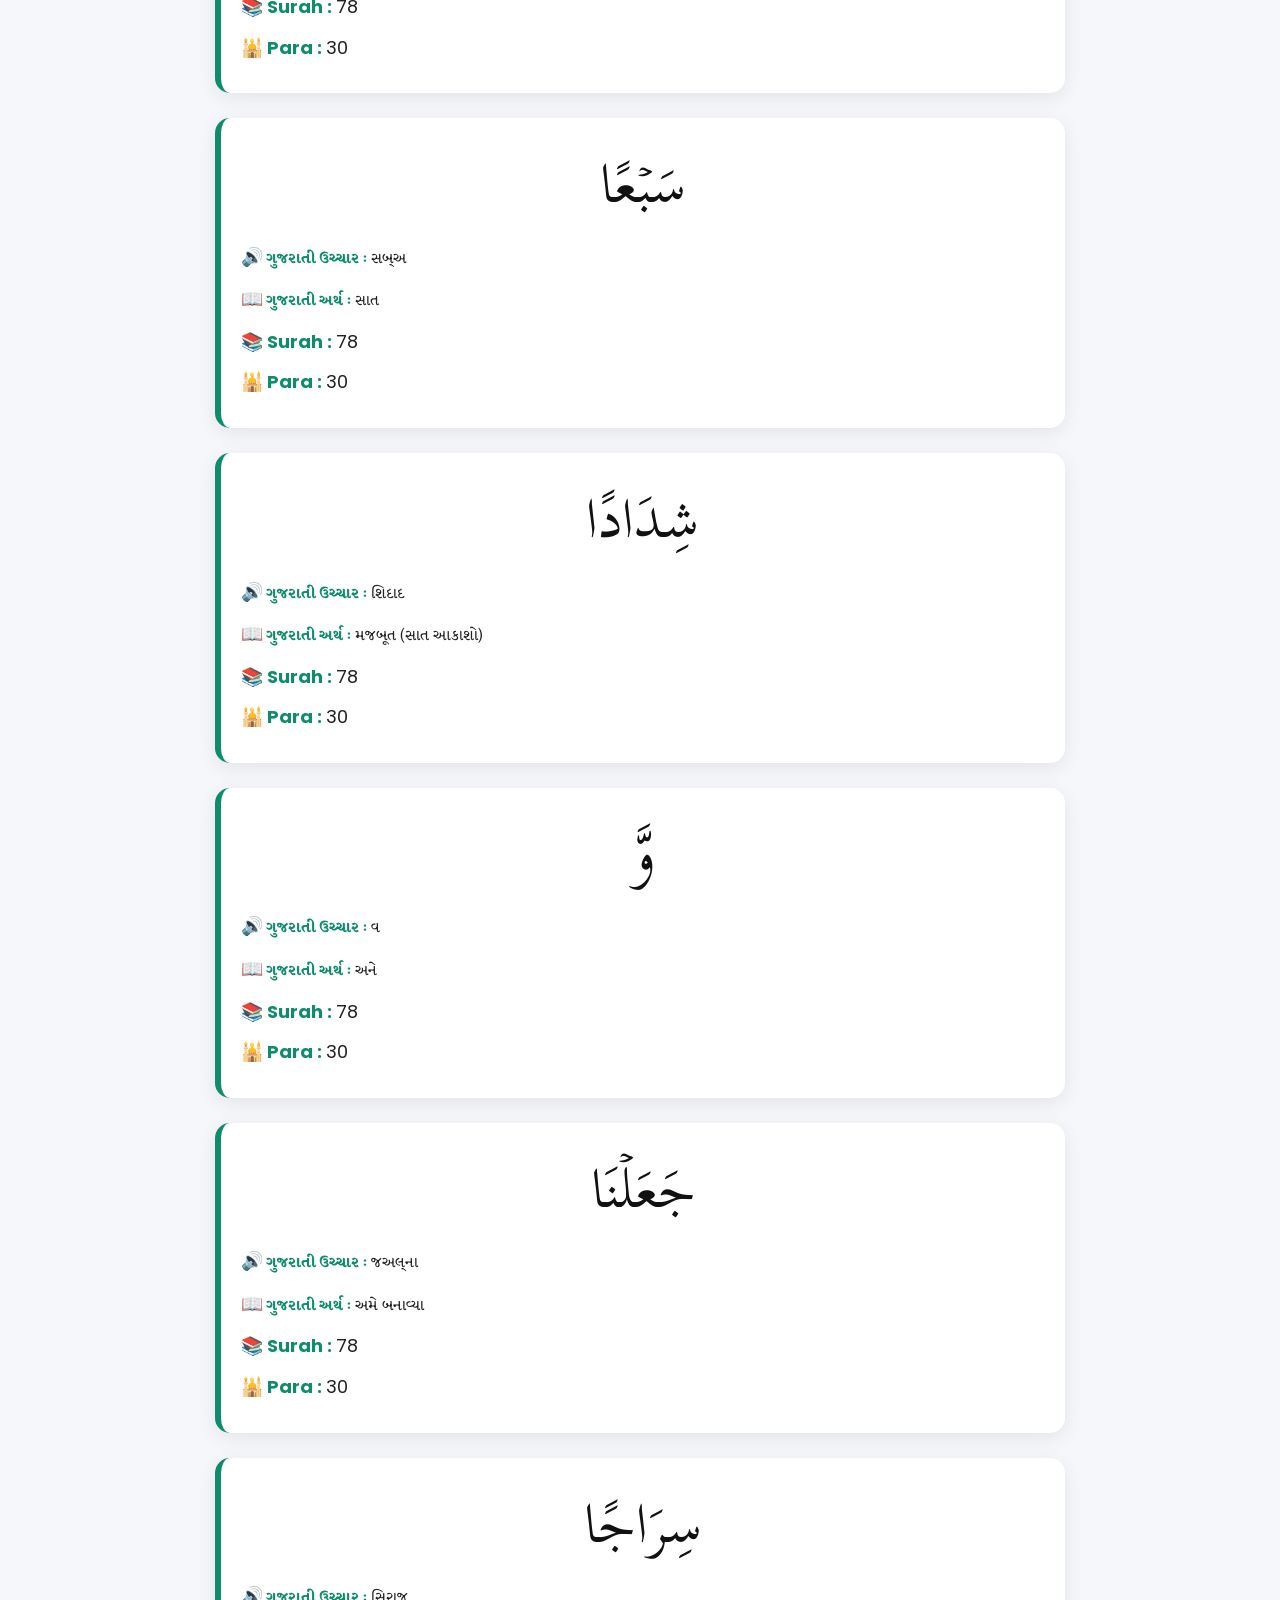
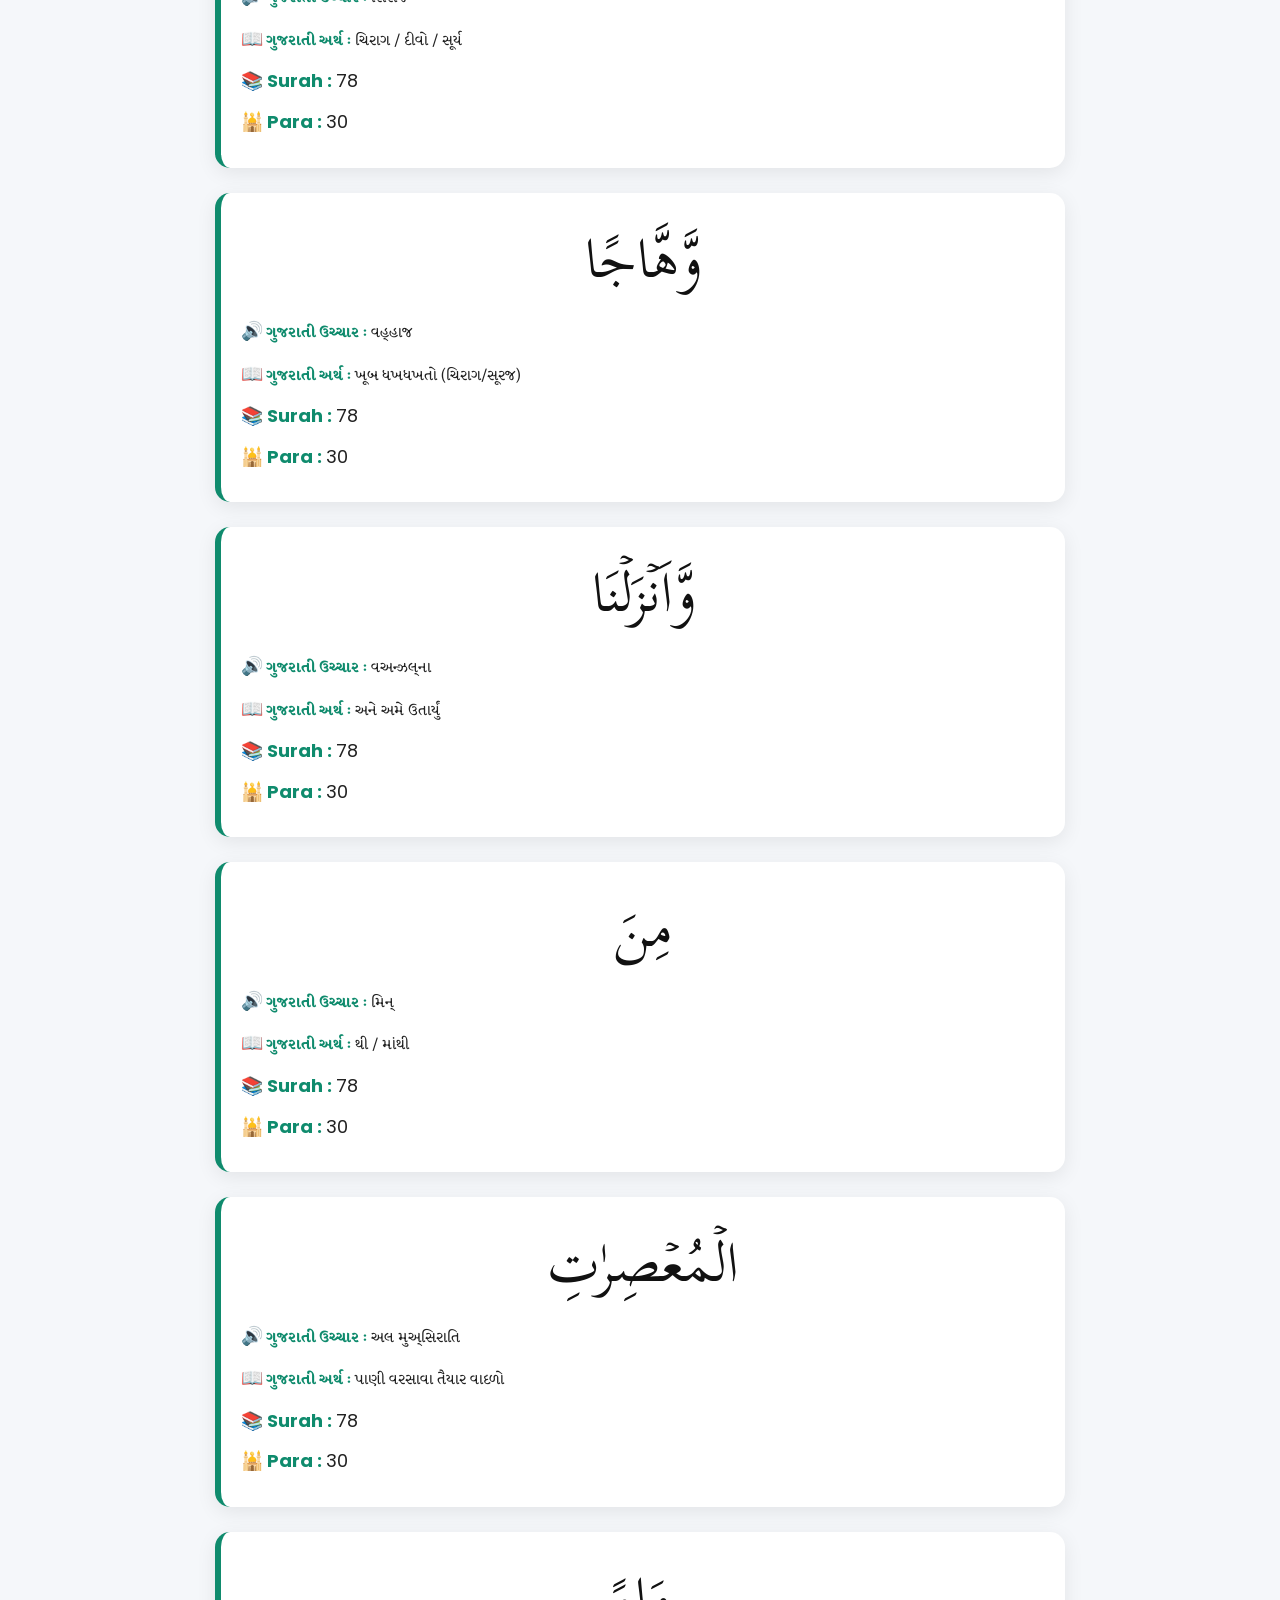
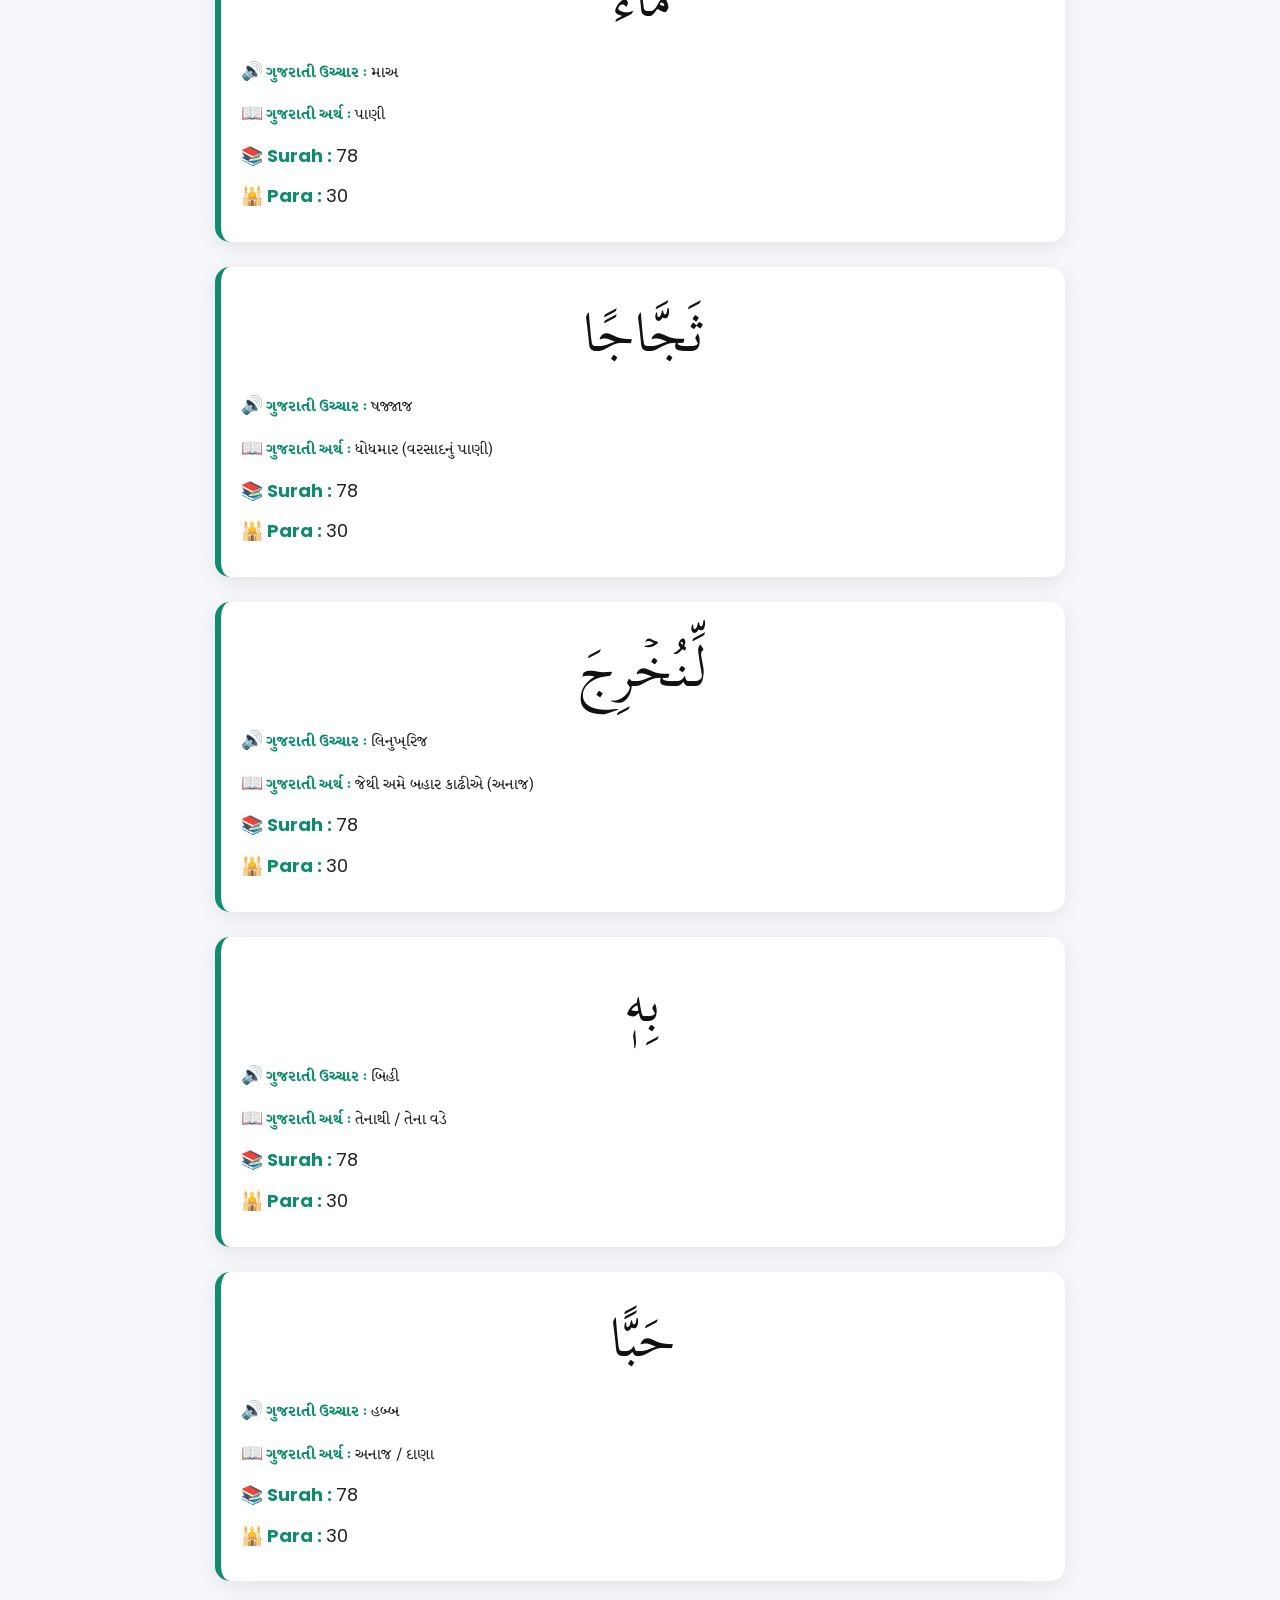
<file: dictionary.html>
<!DOCTYPE html>
<html lang="en">

<head>

    <meta charset="UTF-8">

    <meta name="viewport"
          content="width=device-width, initial-scale=1.0">

    <title>Quranic Arabic–Gujarati Dictionary</title>

    <meta name="description"
          content="Free Quranic Arabic to Gujarati Dictionary">

    <meta name="keywords"
          content="Quran Dictionary, Arabic Gujarati Dictionary, Quran Words">

    <meta name="author"
          content="Muhammad Irfan Master">

    <!-- CSS -->

    <link rel="stylesheet" href="css/style.css">

    <!-- Google Fonts -->

    <link rel="preconnect"
          href="https://fonts.googleapis.com">

    <link rel="preconnect"
          href="https://fonts.gstatic.com"
          crossorigin>

    <link href="https://fonts.googleapis.com/css2?family=Poppins:wght@300;400;500;600;700&display=swap"
          rel="stylesheet">

    <link href="https://fonts.googleapis.com/css2?family=Amiri:wght@400;700&display=swap"
          rel="stylesheet">

</head>

<body>

<!-- ===========================
HEADER
=========================== -->

<header>

    <div class="container">

        <div class="logo">

            📖

            <div>

                <h1>

                    Quranic Arabic–Gujarati Dictionary

                </h1>

                <span>

                    Learn Quran Word by Word

                </span>

            </div>

        </div>

        <nav>

            <ul>

<li><a href="index.html">Home</a></li>
<li><a href="dictionary.html">Dictionary</a></li>
<li><a href="surahs.html">Surahs</a></li>
<li><a href="paras.html">Paras</a></li>
<li><a href="about.html">About</a></li>

            </ul>

        </nav>

    </div>

</header>

<!-- ===========================
HERO
=========================== -->

<section class="hero">

    <div class="container">

        <h2>

           Quranic Arabic–Gujarati Dictionary

        </h2>

        <p>

           Search any Quranic Arabic word and view its Gujarati pronunciation and meaning.

        </p>

<!-- SEARCH -->

<div class="search-box">

<input
type="text"
id="searchInput"
placeholder="Search Arabic Word...">

<button id="searchBtn">

Search

</button>

</div>
<div id="suggestions" class="suggestions"></div>
    </div>

</section>
    <!-- FILTER BAR -->

<div class="filter-bar">

    <select id="surahFilter">

        <option value="">📚 All Surahs</option>

    </select>

    <select id="paraFilter">

        <option value="">🕌 All Paras</option>

    </select>

</div>
<!-- ===========================
SEARCH RESULTS
=========================== -->

<section class="search-results">

    <div class="container">

        <div id="results">

            <!-- Search Results یہاں آئیں گے -->

        </div>

    </div>

</section>
<!-- ===========================
STATISTICS
=========================== -->

<section class="statistics">

<div class="container">

<div class="card">

<h3>

Words

</h3>

<p id="wordCount">

0

</p>

</div>

<div class="card">

<h3>

Roots

</h3>

<p>

0

</p>

</div>

<div class="card">

<h3>

Surahs

</h3>

<p>

114

</p>

</div>

<div class="card">

<h3>

Paras

</h3>

<p>

30

</p>

</div>

</div>

</section>

<!-- Popular Words یہاں سے اگلے حصے میں شروع ہوں گے -->
<!-- ===========================
POPULAR WORDS
=========================== -->

<section class="popular">

    <div class="container">

        <h2>Popular Quran Words</h2>

        <div class="word-list">

            <span class="word">الله</span>
            <span class="word">الرحمن</span>
            <span class="word">الرحيم</span>
            <span class="word">كتاب</span>
            <span class="word">إيمان</span>
            <span class="word">نور</span>
            <span class="word">جنة</span>
            <span class="word">نار</span>

        </div>

    </div>

</section>

<!-- ===========================
FEATURES
=========================== -->

<section class="features">

    <div class="container">

        <h2>Features</h2>

        <div class="feature-grid">

            <div class="feature-box">

                <h3>🔍 Fast Search</h3>

                <p>Instant Arabic word search.</p>

            </div>

            <div class="feature-box">

                <h3>📖 Gujarati Meaning</h3>

                <p>Simple and accurate meanings.</p>

            </div>

            <div class="feature-box">

                <h3>🌱 Root Explorer</h3>

                <p>Find words by Arabic roots.</p>

            </div>

            <div class="feature-box">

                <h3>📱 Mobile Friendly</h3>

                <p>Works beautifully on all devices.</p>

            </div>

        </div>

    </div>

</section>

<footer>

    <div class="container">

        <p>

            © 2026 Quranic Arabic–Gujarati Dictionary

        </p>

    </div>

</footer>
<script src="js/app.js"></script>
<script src="js/search.js"></script>

</body>

</html>
</file>
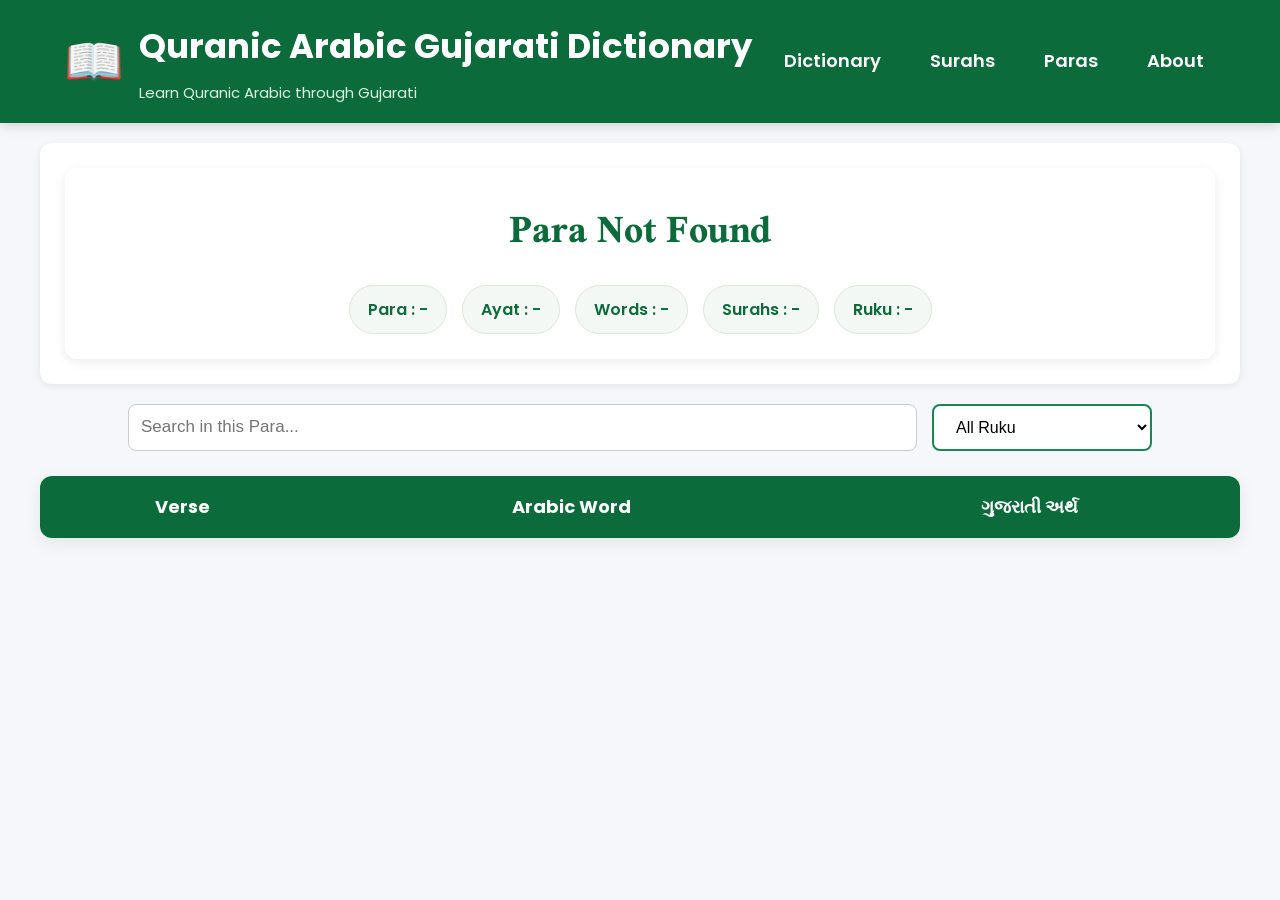
<file: para.html>
<!DOCTYPE html>
<html lang="en">

<head>

<meta charset="UTF-8">
<meta name="viewport" content="width=device-width, initial-scale=1.0">

<title>Para | Quranic Arabic Gujarati Dictionary</title>

<link rel="stylesheet" href="css/style.css">

</head>

<body>

<header class="top-header">

<div class="container">

<div class="logo">

<span class="logo-icon">📖</span>

<div>

<h1>Quranic Arabic Gujarati Dictionary</h1>

<p>Learn Quranic Arabic through Gujarati</p>

</div>

</div>

<nav>

<ul>

<li><a href="index.html">Dictionary</a></li>

<li><a href="surahs.html">Surahs</a></li>

<li><a href="paras.html">Paras</a></li>

<li><a href="about.html">About</a></li>

</ul>

</nav>

</div>

</header>

<section class="page-title">

<div class="surah-info-card">

<h2 id="paraTitle">

📖 Loading...

</h2>

<div class="surah-meta">

<span id="paraNumber">

Para : -

</span>

<span id="paraAyat">

Ayat : -

</span>

<span id="paraWords">

Words : -

</span>

<span id="paraSurahs">

Surahs : -

</span>

<span id="paraRuku">

Ruku : -

</span>

</div>

</div>

</section>

<div class="filter-bar">

<input
type="text"
id="searchInput"
placeholder="Search in this Para...">

<select id="rukuFilter">

<option value="">
All Ruku
</option>

</select>

</div>

<table class="word-table">

<thead>

<tr>

<th>Verse</th>

<th>Arabic Word</th>

<th>ગુજરાતી અર્થ</th>

</tr>

</thead>

<tbody id="wordTable">

</tbody>

</table>

<script src="js/para.js"></script>

</body>

</html>
</file>
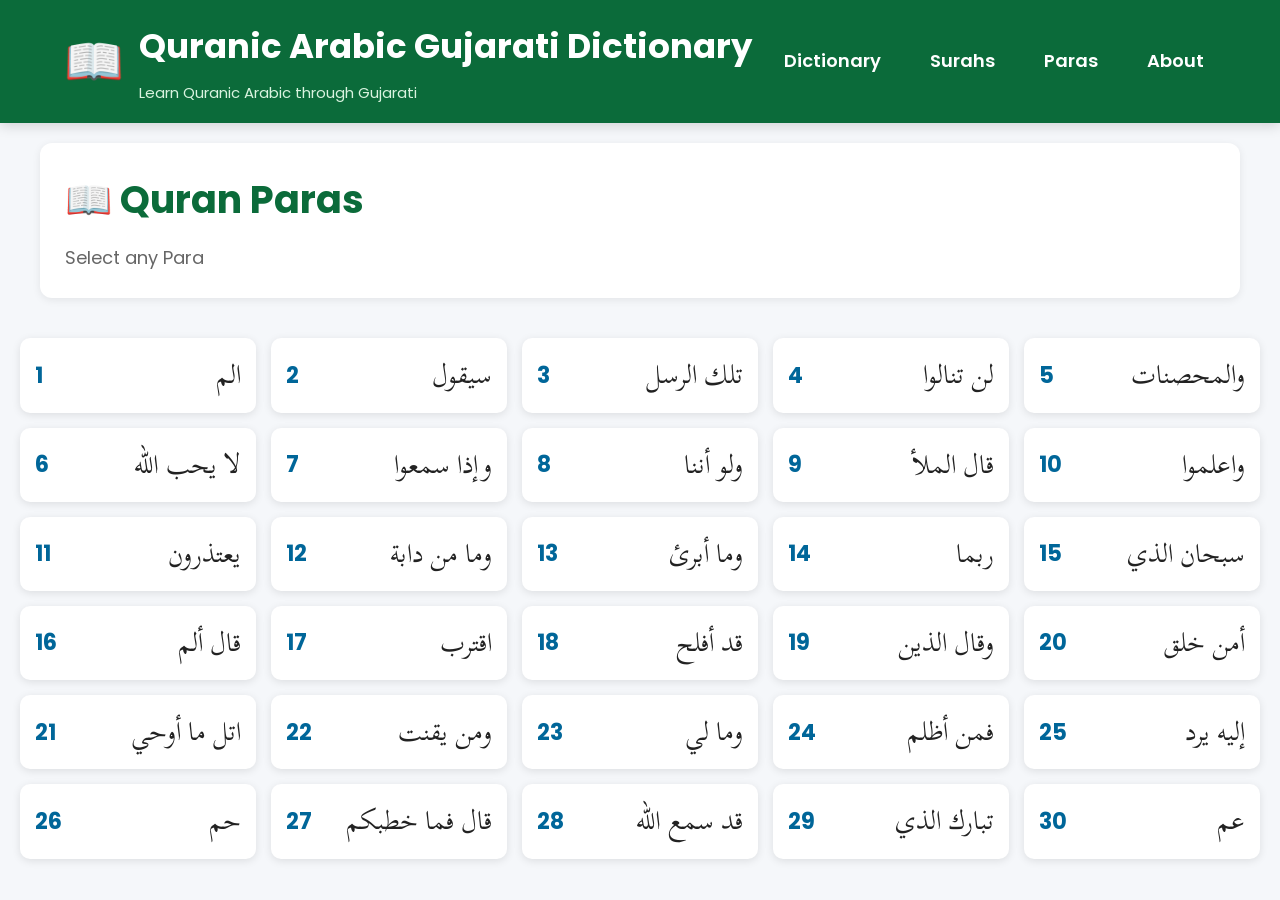
<file: paras.html>
<!DOCTYPE html>
<html lang="en">

<head>

<meta charset="UTF-8">

<meta name="viewport" content="width=device-width, initial-scale=1.0">

<title>Paras | Quranic Arabic Gujarati Dictionary</title>

<link rel="stylesheet" href="css/style.css">

</head>

<body>

<header class="top-header">

<div class="container">

<div class="logo">

<span class="logo-icon">📖</span>

<div>

<h1>Quranic Arabic Gujarati Dictionary</h1>

<p>Learn Quranic Arabic through Gujarati</p>

</div>

</div>

<nav>

<ul>

<li><a href="index.html">Dictionary</a></li>

<li><a href="surahs.html">Surahs</a></li>

<li><a href="paras.html" class="active">Paras</a></li>

<li><a href="about.html">About</a></li>

</ul>

</nav>

</div>

</header>

<section class="page-title">

<h2>📖 Quran Paras</h2>

<p>Select any Para</p>

</section>

<section id="paraList" class="surah-list">

Loading...

</section>

<script src="js/paras.js"></script>

</body>

</html>
</file>
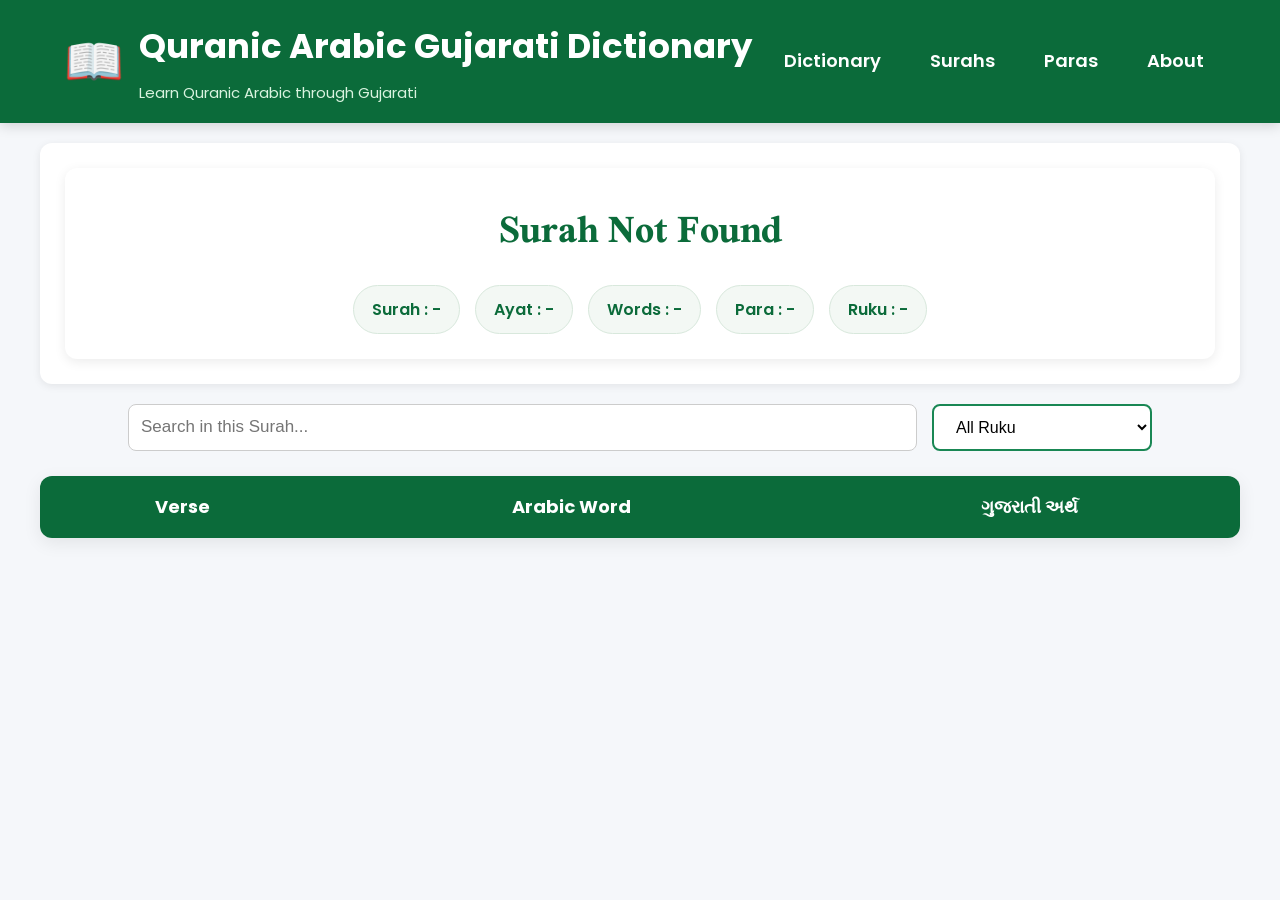
<file: surah.html>
<!DOCTYPE html>
<html lang="en">

<head>

<meta charset="UTF-8">
<meta name="viewport" content="width=device-width, initial-scale=1.0">

<title>Surah | Quranic Arabic Gujarati Dictionary</title>

<link rel="stylesheet" href="css/style.css">

</head>

<body>

<header class="top-header">

<div class="container">

<div class="logo">

<span class="logo-icon">📖</span>

<div>

<h1>Quranic Arabic Gujarati Dictionary</h1>

<p>Learn Quranic Arabic through Gujarati</p>

</div>

</div>

<nav>

<ul>

<li><a href="index.html">Dictionary</a></li>

<li><a href="surahs.html">Surahs</a></li>

<li><a href="paras.html">Paras</a></li>

<li><a href="about.html">About</a></li>

</ul>

</nav>

</div>

</header>

<section class="page-title">

<div class="surah-info-card">

<h2 id="surahTitle">

📖 Loading...

</h2>

<div class="surah-meta">

<span id="surahNumber">

Surah : -

</span>

<span id="surahAyat">

Ayat : -

</span>

<span id="surahWords">

Words : -

</span>

<span id="surahPara">

Para : -

</span>

<span id="surahRuku">

Ruku : -

</span>

</div>

</div>

</section>

<div class="filter-bar">

<input

type="text"

id="searchInput"

placeholder="Search in this Surah...">

<select id="rukuFilter">

<option value="">

All Ruku

</option>

</select>

</div>

<table class="word-table">

<thead>

<tr>

<th>Verse</th>

<th>Arabic Word</th>

<th>ગુજરાતી અર્થ</th>

</tr>

</thead>

<tbody id="wordTable">

</tbody>

</table>

<script src="js/surah.js"></script>

</body>

</html>
</file>
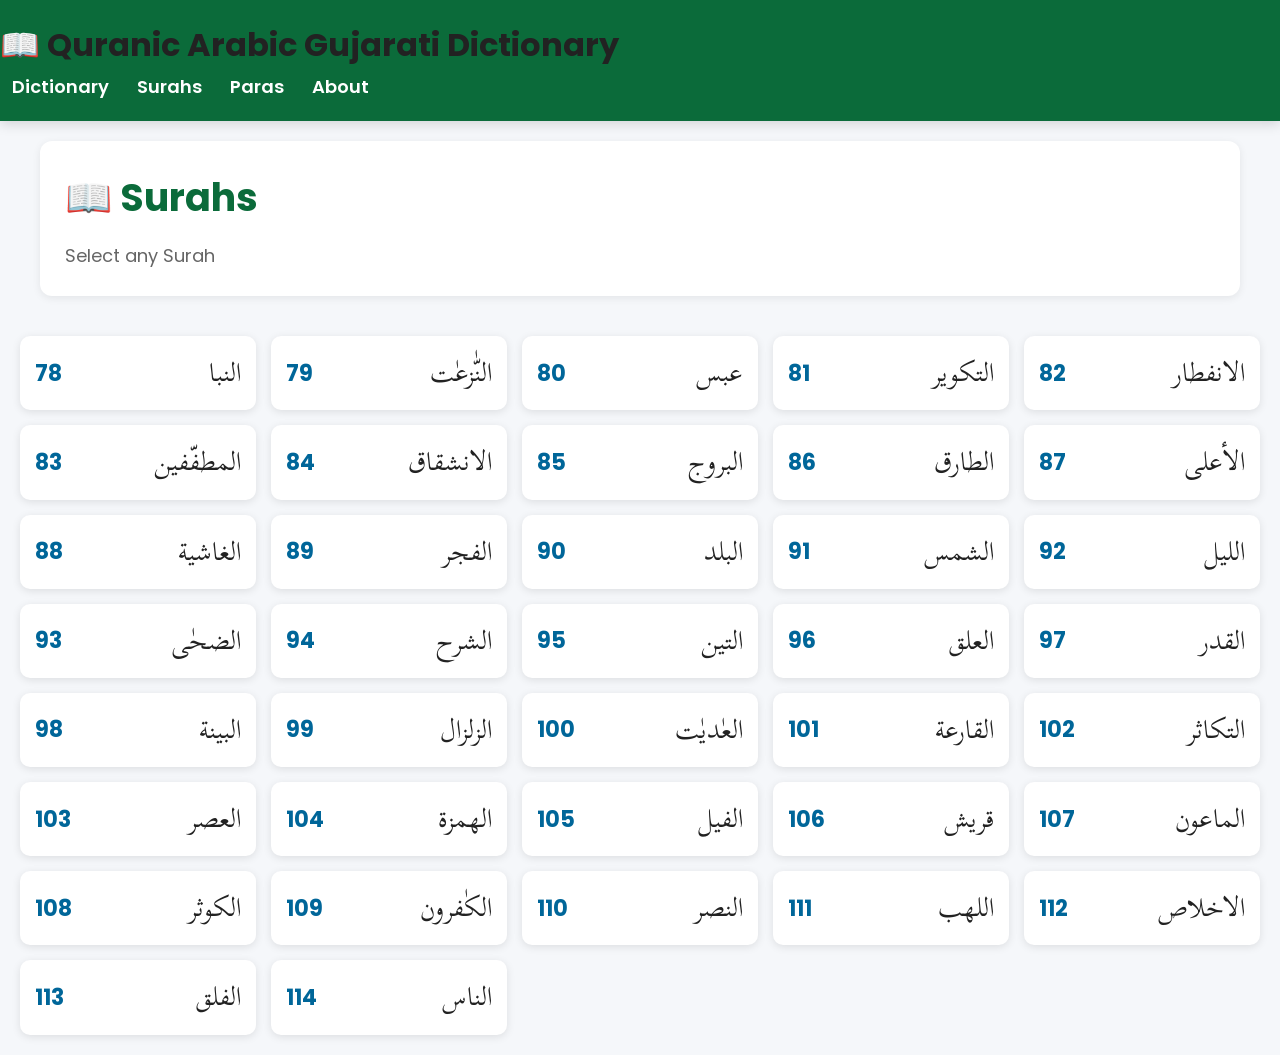
<file: surahs.html>
<!DOCTYPE html>
<html lang="en">

<head>

<meta charset="UTF-8">

<meta name="viewport"
content="width=device-width, initial-scale=1.0">

<title>Surahs | Quranic Arabic Gujarati Dictionary</title>

<link rel="stylesheet" href="css/style.css">

</head>

<body>

<header class="top-header">

<h1>

📖 Quranic Arabic Gujarati Dictionary

</h1>

<nav>

<a href="index.html">Dictionary</a>

<a href="surahs.html" class="active">Surahs</a>

<a href="paras.html">Paras</a>

<a href="about.html">About</a>

</nav>

</header>

<section class="page-title">

<h2>

📖 Surahs

</h2>

<p>

Select any Surah

</p>

</section>

<section id="surahList" class="surah-list">

Loading...

</section>

<script src="js/surahs.js"></script>

</body>

</html>
</file>
<file: css/style.css>
/* ==========================================
   Quranic Arabic–Gujarati Dictionary
   Version : 1.0
   Author  : Muhammad Irfan Master
========================================== */

/* ==========================================
   GOOGLE FONTS
========================================== */

@import url('https://fonts.googleapis.com/css2?family=Poppins:wght@400;500;600;700&family=Rasa:wght@400;500;600;700&family=Scheherazade+New:wght@400;700&display=swap');


/* ==========================================
   RESET
========================================== */

*{
    margin:0;
    padding:0;
    box-sizing:border-box;
}


/* ==========================================
   ROOT VARIABLES
========================================== */

:root{

    --primary:#0B6B3A;
    --secondary:#D4AF37;
    --white:#ffffff;
    --light:#f7f8fa;
    --dark:#222;
    --gray:#777;

}


/* ==========================================
   BODY
========================================== */

body{

    margin:0;

    font-family:'Poppins','Segoe UI',Arial,sans-serif;

    background:#f5f7fa;

    color:#222;

    line-height:1.7;

}


/* ==========================================
   CONTAINER
========================================== */

.container{

    width:90%;

    max-width:1200px;

    margin:auto;

}


/* ==========================================
   HEADER
========================================== */

.top-header{

    background:#0B6B3A;

    padding:18px 0;

    box-shadow:0 3px 12px rgba(0,0,0,.15);

}

.top-header .container{

    width:90%;

    max-width:1200px;

    margin:auto;

    display:flex;

    justify-content:space-between;

    align-items:center;

    flex-wrap:wrap;

}


/* ==========================================
   LOGO
========================================== */

.logo{

    display:flex;

    align-items:center;

    gap:15px;

}

.logo-icon{

    font-size:48px;

}

.logo h1{

    color:white;

    font-size:34px;

    margin:0;

}

.logo p{

    color:#d9f3df;

    margin-top:4px;

    font-size:15px;

}


/* ==========================================
   NAVIGATION
========================================== */

nav ul{

    display:flex;

    list-style:none;

    gap:25px;

}

nav a{

    color:white;

    text-decoration:none;

    font-size:18px;

    font-weight:600;

    padding:8px 12px;

    border-radius:6px;

    transition:.3s;

}

nav a:hover{

    background:white;

    color:#0B6B3A;

}


/* ==========================================
   HERO SECTION
========================================== */

.hero{

    padding:70px 20px;

    text-align:center;

}

.hero h2{

    font-size:42px;

    margin-bottom:20px;

}

.hero p{

    color:var(--gray);

    max-width:700px;

    margin:auto;

    margin-bottom:35px;

}


/* ==========================================
   SEARCH BOX
========================================== */

.search-box{

    display:flex;

    justify-content:center;

    max-width:700px;

    margin:auto;

}

.search-box input{

    width:100%;

    padding:18px;

    font-size:18px;

    border:2px solid var(--primary);

    border-radius:10px 0 0 10px;

    outline:none;

}

.search-box button{

    padding:18px 35px;

    background:var(--primary);

    color:white;

    border:none;

    cursor:pointer;

    border-radius:0 10px 10px 0;

    font-size:18px;

}

.search-box button:hover{

    background:#09572f;

}


/* ==========================================
   STATISTICS
========================================== */

.statistics{

    margin:60px 0;

}

.statistics .container{

    display:grid;

    grid-template-columns:repeat(auto-fit,minmax(220px,1fr));

    gap:25px;

}

.card{

    background:white;

    padding:30px;

    border-radius:12px;

    text-align:center;

    box-shadow:0 5px 18px rgba(0,0,0,.08);

    transition:.3s;

}

.card:hover{

    transform:translateY(-8px);

}

.card h3{

    color:var(--primary);

    margin-bottom:15px;

}

.card p{

    font-size:32px;

    font-weight:bold;

}


/* ==========================================
   POPULAR WORDS
========================================== */

.popular{

    padding:60px 0;

    text-align:center;

}

.word-list{

    margin-top:30px;

    display:flex;

    flex-wrap:wrap;

    justify-content:center;

    gap:15px;

}


/* Arabic popular words */

.word{

    background:#ffffff;

    padding:12px 22px;

    border-radius:30px;

    box-shadow:0 4px 10px rgba(0,0,0,.08);

    font-family:'Scheherazade New',serif;

    font-size:24px;

    cursor:pointer;

    transition:.3s;

}

.word:hover{

    background:var(--primary);

    color:white;

}


/* ==========================================
   FEATURES
========================================== */

.features{

    padding:70px 0;

    background:white;

}

.features h2{

    text-align:center;

    margin-bottom:40px;

}

.feature-grid{

    display:grid;

    grid-template-columns:repeat(auto-fit,minmax(240px,1fr));

    gap:25px;

}

.feature-box{

    background:var(--light);

    padding:30px;

    border-radius:12px;

    text-align:center;

    transition:.3s;

}

.feature-box:hover{

    transform:translateY(-8px);

}

.feature-box h3{

    margin-bottom:15px;

    color:var(--primary);

}


/* ==========================================
   FOOTER
========================================== */

footer{

    background:var(--primary);

    color:white;

    padding:30px;

    margin-top:70px;

    text-align:center;

}


/* ==========================================
   SEARCH RESULTS
========================================== */

.search-results{

    padding:20px 0 50px;

}

#results{

    max-width:900px;

    margin:auto;

}


/* ==========================================
   SEARCH RESULT CARD
========================================== */

.result-card{

    max-width:850px;

    margin:25px auto;

    background:white;

    padding:25px;

    margin-bottom:20px;

    border-radius:12px;

    box-shadow:0 4px 12px rgba(0,0,0,.08);

}


/* ==========================================
   SEARCH RESULT CARD
========================================== */

.result-card{

    background:#fff;

    border-radius:15px;

    padding:20px;

    margin-bottom:20px;

    box-shadow:0 5px 20px rgba(0,0,0,.08);

    transition:.3s;

    border-left:6px solid #0f8b6d;

}

.result-card:hover{

    transform:translateY(-4px);

    box-shadow:0 10px 25px rgba(0,0,0,.12);

}


/* ==========================================
   ARABIC SEARCH RESULT
========================================== */

.arabic{

    font-family:'Scheherazade New',serif;

    font-size:55px;

    text-align:center;

    direction:rtl;

    color:#111;

    margin-bottom:8px;

}


/* ==========================================
   PLAIN ARABIC
========================================== */

.plain{

    text-align:center;

    color:#666;

    font-size:18px;

    margin-bottom:20px;

}


/* ==========================================
   RESULT ROW
========================================== */

.result-row{

    margin:10px 0;

    font-size:18px;

}

.result-row strong{

    color:#0f8b6d;

}


/* ==========================================
   FILTER BAR
========================================== */

.filter-bar{

    width:80%;

    max-width:900px;

    margin:20px auto 35px auto;

    display:flex;

    justify-content:center;

    gap:15px;

    flex-wrap:wrap;

}

.filter-bar input{

    flex:1;

    min-width:250px;

    padding:12px;

    font-size:17px;

    border:1px solid #ccc;

    border-radius:8px;

}

.filter-bar select{

    padding:12px 18px;

    font-size:16px;

    border:2px solid #198754;

    border-radius:8px;

    background:#fff;

    cursor:pointer;

    min-width:220px;

}


/* ==========================================
   AUTOCOMPLETE
========================================== */

.suggestions{

    width:100%;

    background:#fff;

    border:1px solid #ddd;

    border-top:none;

    border-radius:0 0 8px 8px;

    max-height:300px;

    overflow-y:auto;

    display:none;

    box-shadow:0 4px 8px rgba(0,0,0,.1);

}

.suggestion-item{

    padding:12px;

    cursor:pointer;

    border-bottom:1px solid #eee;

    font-size:20px;

    direction:rtl;

    font-family:'Scheherazade New',serif;

}

.suggestion-item:hover{

    background:#f4f4f4;

}


/* ==========================================
   SURAH PAGE
========================================== */

.surah-list{

    display:grid;

    grid-template-columns:repeat(auto-fill,minmax(220px,1fr));

    gap:15px;

    padding:20px;

}

.surah-card{

    display:flex;

    justify-content:space-between;

    align-items:center;

    padding:15px;

    background:white;

    border-radius:10px;

    text-decoration:none;

    color:#222;

    box-shadow:0 2px 8px rgba(0,0,0,.1);

    font-size:22px;

    transition:.3s;

}

.surah-card:hover{

    background:#f3f8ff;

    transform:translateY(-3px);

}

.surah-number{

    font-weight:bold;

    color:#006699;

}


/* Arabic Surah name */

.surah-name{

    font-family:'Scheherazade New',serif;

    font-size:26px;

    direction:rtl;

}


/* ==========================================
   PAGE CONTAINER
========================================== */

.page-title{

    background:white;

    padding:25px;

    margin:20px auto;

    max-width:1200px;

    border-radius:12px;

    box-shadow:0 2px 8px rgba(0,0,0,.08);

}


/* ==========================================
   PAGE TITLE
========================================== */

.page-title h2{

    margin:0;

    font-size:38px;

    color:#0b6b3a;

}

.page-title p{

    margin-top:10px;

    color:#666;

    font-size:18px;

}


/* ==========================================
   SEARCH + FILTER
========================================== */

.filter-bar{

    max-width:1200px;

    margin:20px auto;

    display:flex;

    gap:15px;

    flex-wrap:wrap;

}


/* ==========================================
   TABLE
========================================== */

.word-table{

    width:100%;

    max-width:1200px;

    margin:25px auto;

    border-collapse:collapse;

    background:#fff;

    border-radius:12px;

    overflow:hidden;

    box-shadow:0 5px 18px rgba(0,0,0,.08);

}

.word-table th{

    background:#0B6B3A;

    color:white;

    padding:16px;

    font-size:18px;

}

.word-table td{

    padding:14px;

    border-bottom:1px solid #e9ecef;

    vertical-align:middle;

}

.word-table tr:nth-child(even){

    background:#f9f9f9;

}


/* ==========================================
   ARABIC WORD IN TABLE
========================================== */

.word-table td:nth-child(2){

    text-align:center;

    font-size:28px;

    font-family:'Scheherazade New',serif;

    direction:rtl;

}


/* ==========================================
   GUJARATI MEANING IN TABLE
========================================== */

.word-table td:nth-child(3){

    font-family:'Rasa',sans-serif;

    font-size:20px;

}


/* ==========================================
   GUJARATI TEXT
========================================== */

.gujarati,
.gujarati-text,
[lang="gu"]{

    font-family:'Rasa',sans-serif;

}


/* ==========================================
   ARABIC TEXT
========================================== */

.arabic,
.word,
.surah-name,
.result-card h2,
.word-table td:nth-child(2),
.suggestion-item,
[lang="ar"]{

    font-family:'Scheherazade New',serif;

}


/* ==========================================
   SURAH INFO CARD
========================================== */

.surah-info-card{

    background:#ffffff;

    padding:25px;

    border-radius:12px;

    box-shadow:0 3px 12px rgba(0,0,0,.08);

}

.surah-info-card h2{

    text-align:center;

    font-family:'Scheherazade New',serif;

    font-size:42px;

    color:#0B6B3A;

    margin-bottom:20px;

}

.surah-meta{

    display:flex;

    justify-content:center;

    flex-wrap:wrap;

    gap:15px;

}

.surah-meta span{

    background:#f3f8f4;

    padding:10px 18px;

    border-radius:30px;

    font-weight:600;

    color:#0B6B3A;

    font-size:16px;

    border:1px solid #d8e8dc;

}


/* ==========================================
   MOBILE
========================================== */

@media(max-width:768px){

    .arabic{

        font-size:32px;

    }

    .result-row{

        font-size:16px;

    }

    .filter-bar{

        flex-direction:column;

    }

    .word-table{

        display:block;

        overflow-x:auto;

    }

    .page-title h2{

        font-size:28px;

    }

    .word-table td:nth-child(2){

        font-size:25px;

    }

}
/* ==========================================
   LANGUAGE FONTS
========================================== */


/* Arabic */

.arabic,
.arabic-word,
.word,
.surah-name,
.result-card h2,
.word-table td:nth-child(2),
.suggestion-item,
[lang="ar"]{

    font-family:'Scheherazade New',serif;

}


/* Gujarati */

.gujarati,
.gujarati-text,
.gujarati-label,
.word-table td:nth-child(3),
[lang="gu"]{

    font-family:'Rasa',sans-serif;

}
/* ==========================================
   ARABIC FONT - HOME PAGE SEARCH CARD
========================================== */

.arabic-word {
    font-family: 'Scheherazade New', serif !important;
    font-size: 55px;
    text-align: center;
    direction: rtl;
    color: #111;
    margin-bottom: 8px;
}
/* ==========================================
   ARABIC FONT - ALL OTHER PLACES
========================================== */

.arabic,
.word,
.surah-name,
.result-card h2,
.word-table td:nth-child(2),
.suggestion-item,
[lang="ar"] {
    font-family: 'Scheherazade New', serif !important;
}
</file>
